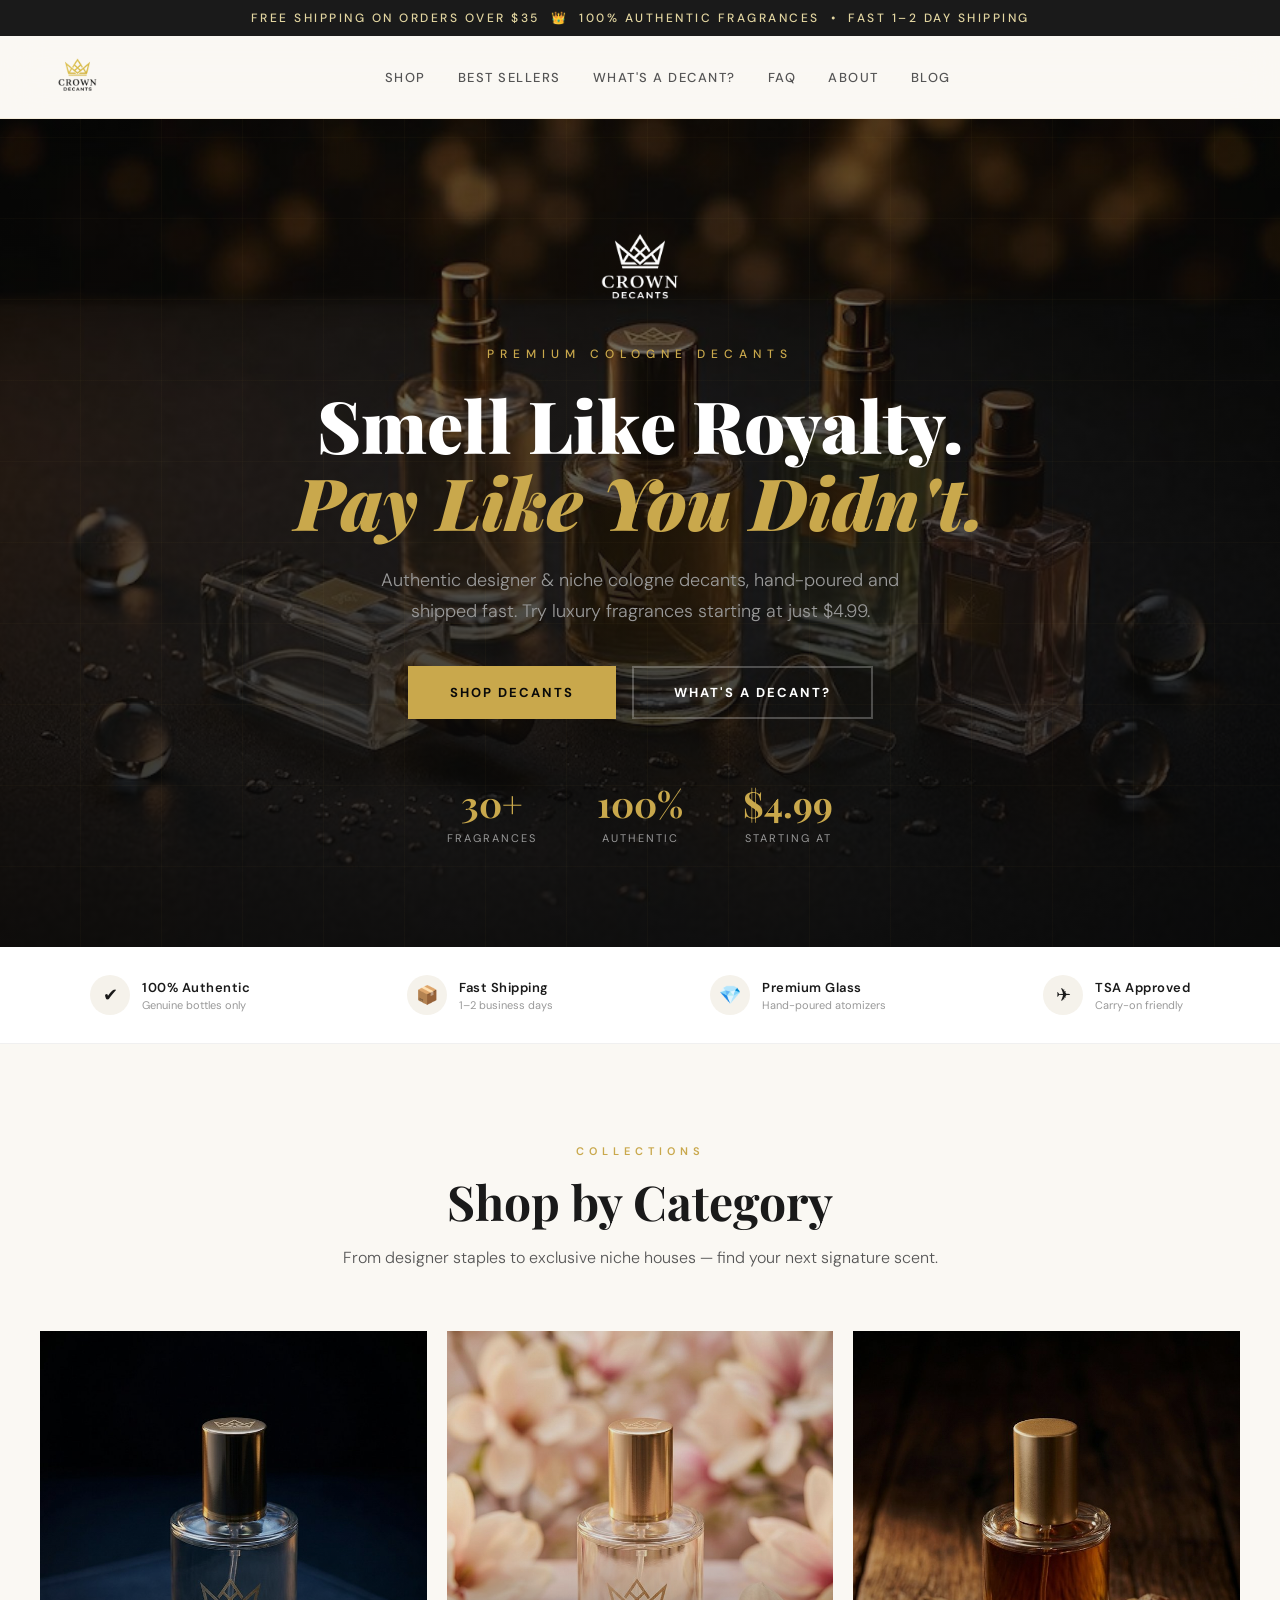
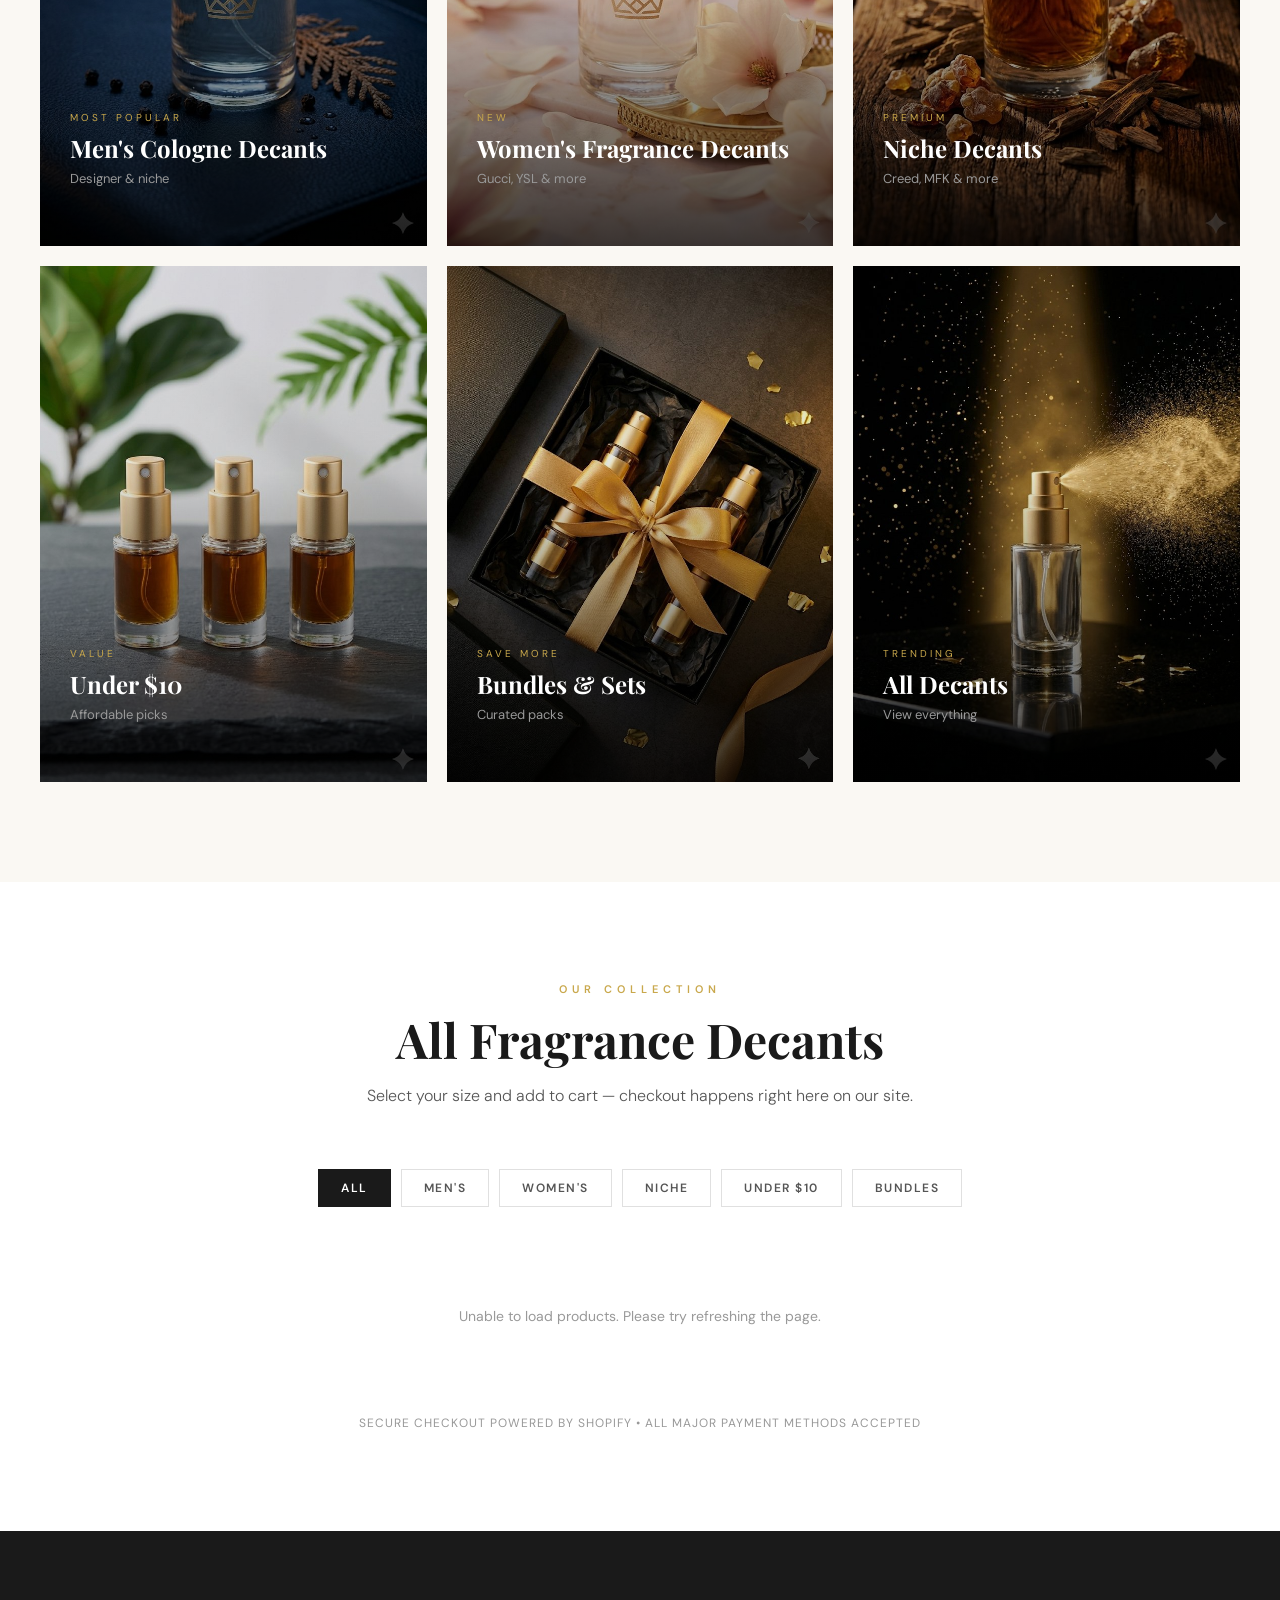
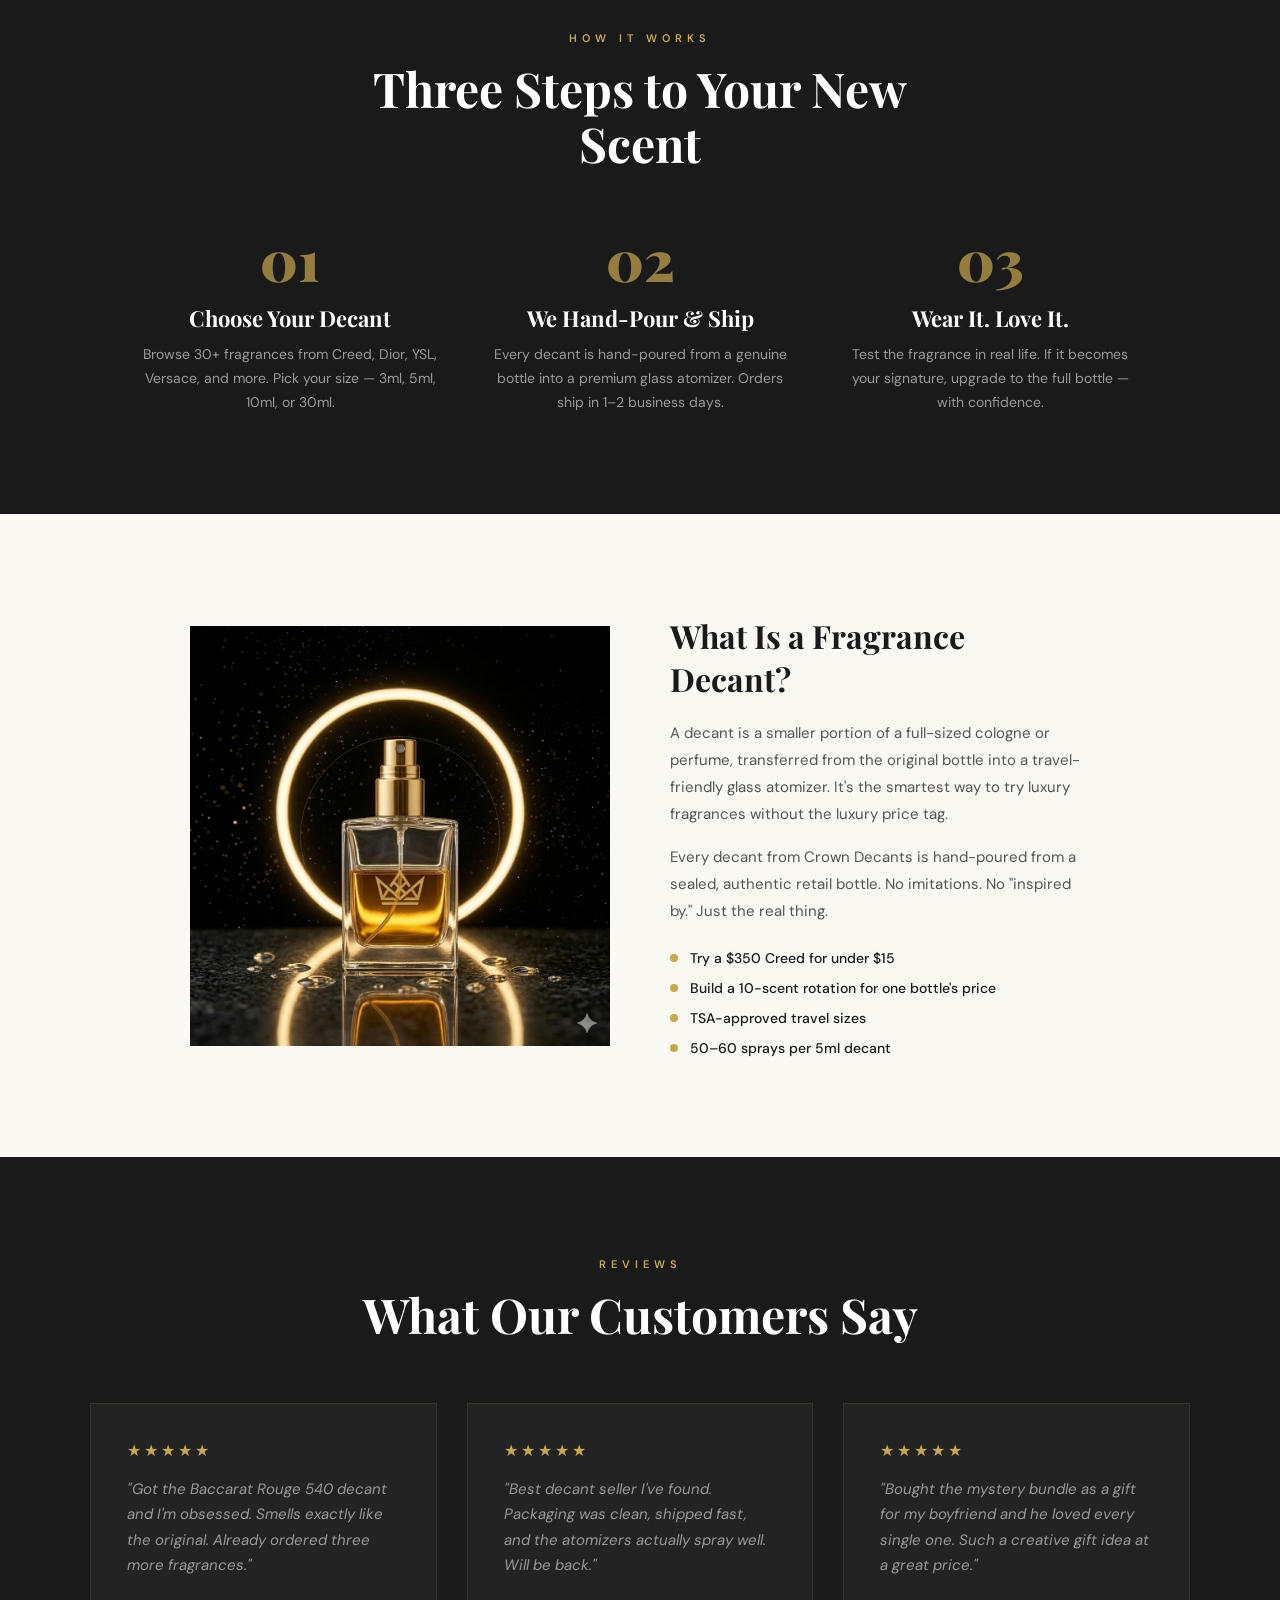
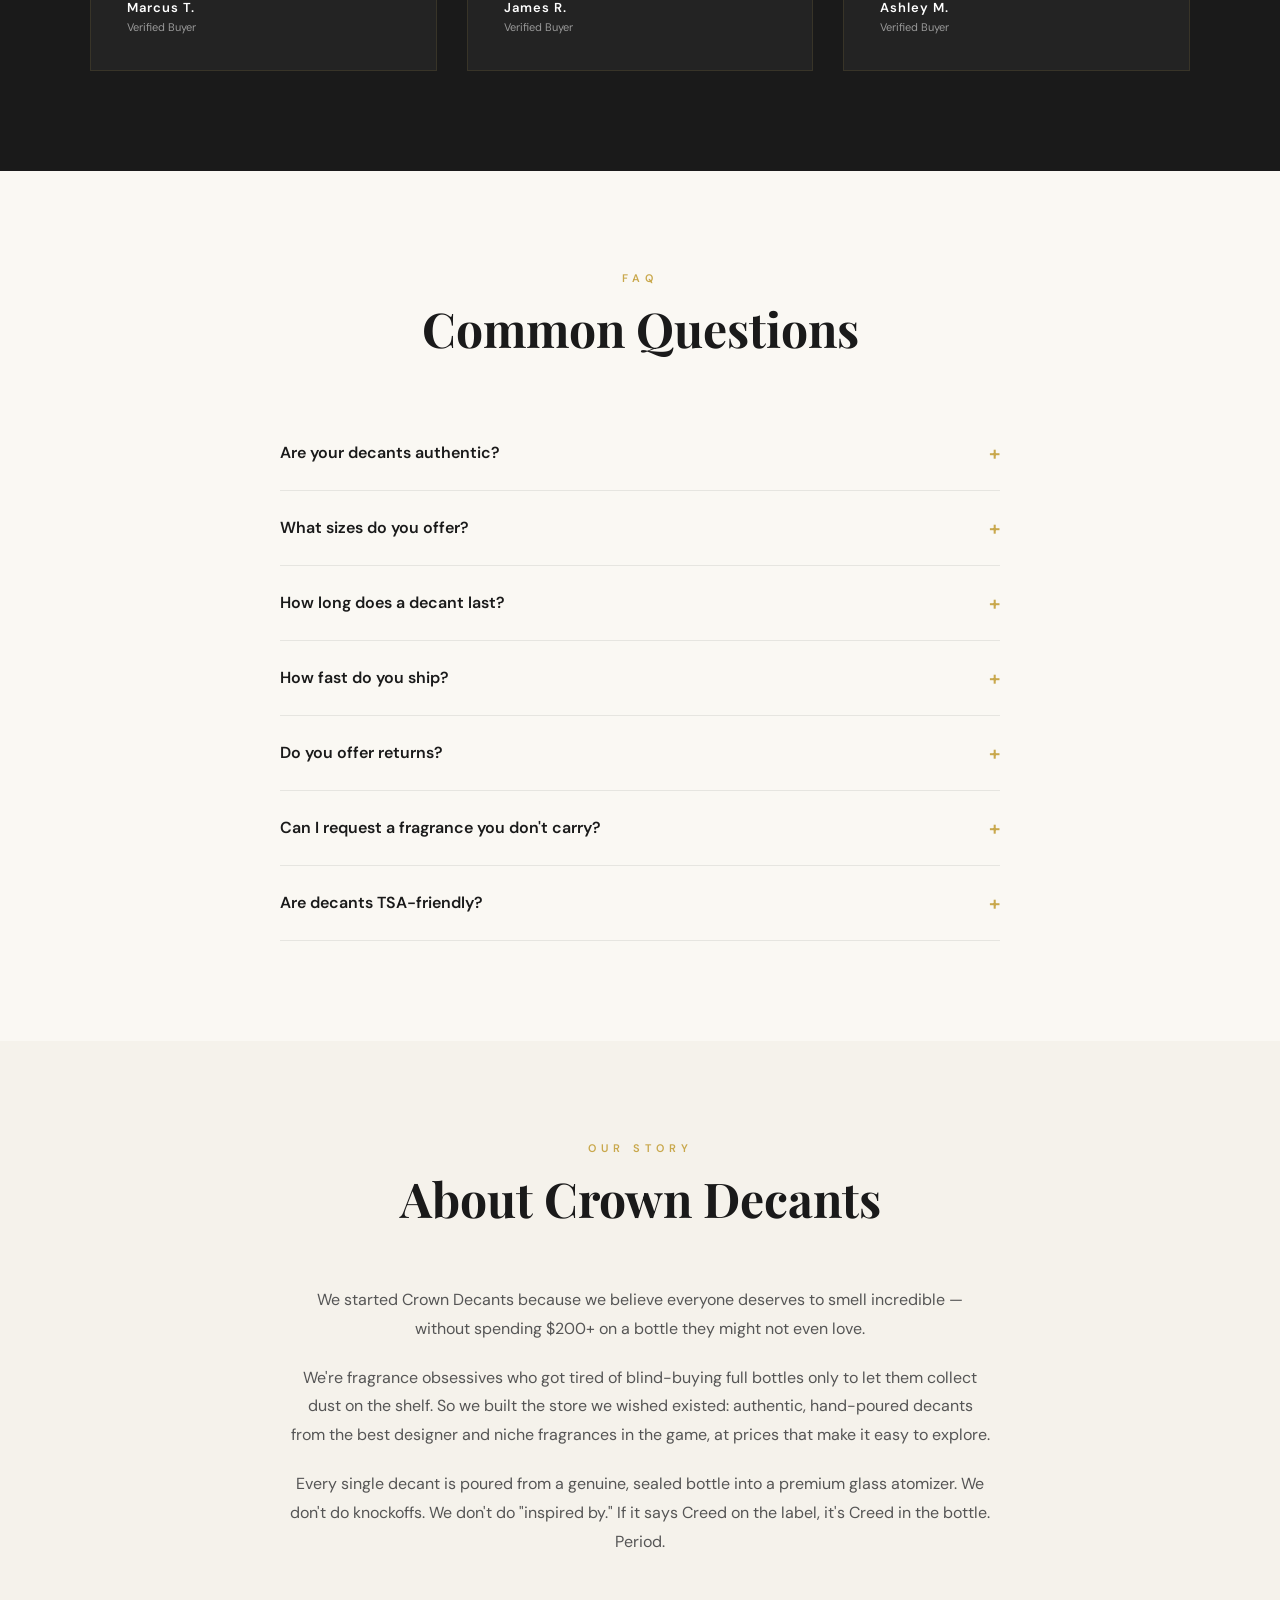
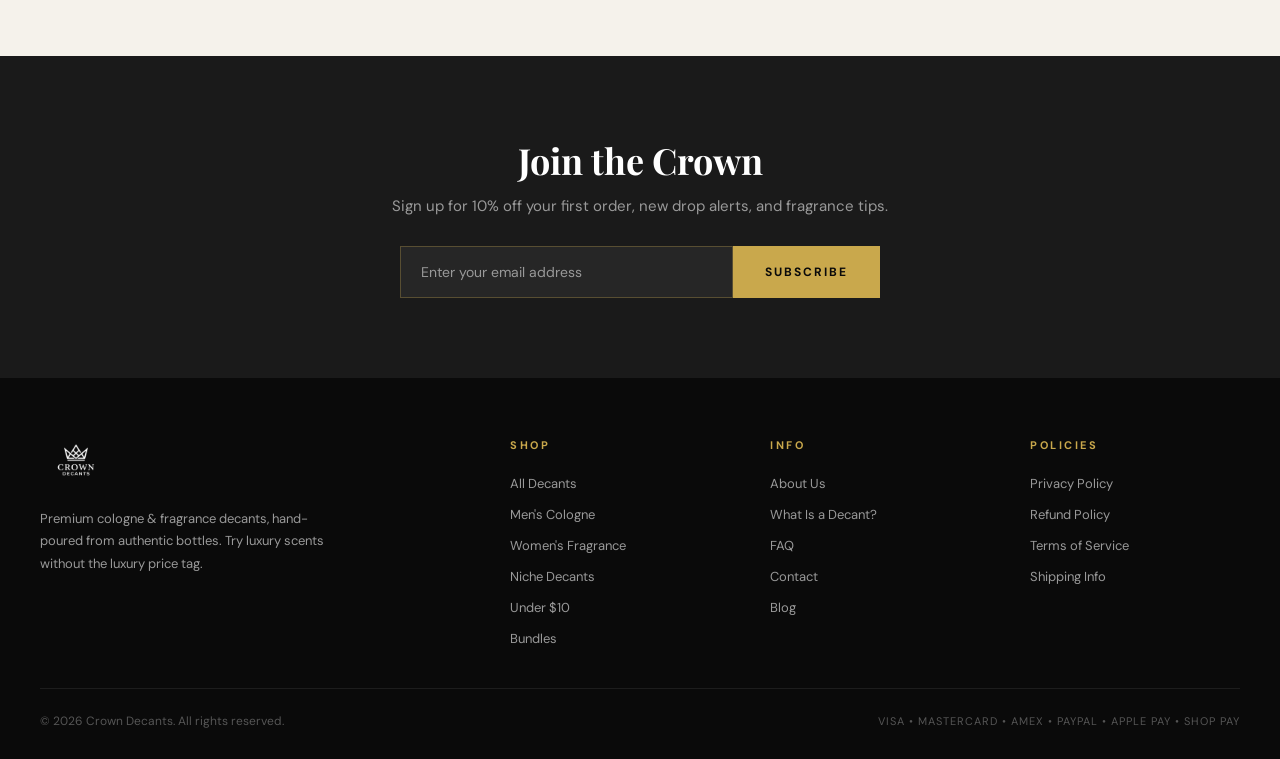
<file: index.html>
<!DOCTYPE html>
<html lang="en">
<head>
<meta charset="UTF-8">
<meta name="viewport" content="width=device-width, initial-scale=1.0">
<title>Crown Decants | Premium Cologne & Fragrance Decants</title>
<meta name="description" content="Shop authentic cologne decants from Creed, Dior, YSL, Versace & more. Try luxury fragrances without the full bottle price. Decants starting at $4.99. Fast shipping.">
<meta name="keywords" content="cologne decants, fragrance decants, perfume decants, cologne samples, Creed decant, Dior Sauvage decant, Versace Eros decant, YSL decant, affordable cologne, designer fragrance samples">
<meta name="author" content="Crown Decants">
<meta name="robots" content="index, follow">
<link rel="canonical" href="https://crowndecants.com/">

<!-- Open Graph / Social Media -->
<meta property="og:type" content="website">
<meta property="og:url" content="https://crowndecants.com/">
<meta property="og:title" content="Crown Decants | Premium Cologne & Fragrance Decants">
<meta property="og:description" content="Shop authentic cologne decants from Creed, Dior, YSL, Versace & more. Try luxury fragrances starting at $4.99.">
<meta property="og:image" content="https://crowndecants.com/images/hero-banner.png">

<!-- Twitter Card -->
<meta name="twitter:card" content="summary_large_image">
<meta name="twitter:title" content="Crown Decants | Premium Cologne & Fragrance Decants">
<meta name="twitter:description" content="Authentic designer & niche cologne decants. Try luxury fragrances starting at $4.99.">
<meta name="twitter:image" content="https://crowndecants.com/images/hero-banner.png">

<!-- Favicon -->
<link rel="icon" type="image/png" href="crown-decants-logo.png">
<link rel="apple-touch-icon" href="crown-decants-logo.png">

<!-- Structured Data / JSON-LD -->
<script type="application/ld+json">
{
  "@context": "https://schema.org",
  "@type": "Store",
  "name": "Crown Decants",
  "url": "https://crowndecants.com",
  "logo": "https://crowndecants.com/images/crown-decants-logo.png",
  "image": "https://crowndecants.com/images/hero-banner.png",
  "description": "Premium cologne and fragrance decants from designer and niche brands. Authentic, hand-poured, affordable.",
  "email": "crowndecants1@gmail.com",
  "priceRange": "$4.99 - $154.99",
  "sameAs": [],
  "potentialAction": {
    "@type": "SearchAction",
    "target": "https://crowndecants.com/?q={search_term_string}",
    "query-input": "required name=search_term_string"
  }
}
</script>

<!-- Fonts & Styles -->
<link rel="preconnect" href="https://fonts.googleapis.com">
<link rel="preconnect" href="https://fonts.gstatic.com" crossorigin>
<link href="https://fonts.googleapis.com/css2?family=Playfair+Display:ital,wght@0,400;0,700;0,900;1,400&family=DM+Sans:wght@300;400;500;600;700&display=swap" rel="stylesheet">
<link rel="stylesheet" href="styles.css">
</head>
<body>

<!-- Announcement Bar -->
<div class="announcement">
  Free Shipping on Orders Over $35 &nbsp;&#x1F451;&nbsp; 100% Authentic Fragrances &nbsp;&bull;&nbsp; Fast 1–2 Day Shipping
</div>

<!-- Navigation -->
<nav class="nav" id="mainNav">
  <div class="nav-inner">
    <a href="#" class="logo"><img src="crown-decants-logo.png" alt="Crown Decants" class="logo-img"></a>
    <div class="nav-links">
      <a href="#collections">Shop</a>
      <a href="#products">Best Sellers</a>
      <a href="#decant-info">What's a Decant?</a>
      <a href="#faq">FAQ</a>
      <a href="#about">About</a>
      <a href="how-to-build-cologne-collection-on-a-budget.html">Blog</a>
    </div>
    <div class="nav-cart" id="nav-cart-placeholder" style="width:20px;"></div>
    <div class="hamburger" id="hamburger" onclick="toggleMobileMenu()">
      <span></span><span></span><span></span>
    </div>
  </div>
</nav>

<!-- Hero -->
<section class="hero">
  <div class="hero-bg"></div>
  <div class="hero-pattern"></div>
  <div class="hero-content">
    <img src="crown-decants-logo.png" alt="Crown Decants" class="hero-logo-img">
    <div class="hero-label">Premium Cologne Decants</div>
    <h1>Smell Like Royalty.<br><em>Pay Like You Didn't.</em></h1>
    <p class="hero-sub">Authentic designer & niche cologne decants, hand-poured and shipped fast. Try luxury fragrances starting at just $4.99.</p>
    <div class="hero-btns">
      <a href="#products" class="btn-primary">Shop Decants</a>
      <a href="#decant-info" class="btn-outline">What's a Decant?</a>
    </div>
    <div class="hero-stats">
      <div>
        <div class="hero-stat-num">30+</div>
        <div class="hero-stat-label">Fragrances</div>
      </div>
      <div>
        <div class="hero-stat-num">100%</div>
        <div class="hero-stat-label">Authentic</div>
      </div>
      <div>
        <div class="hero-stat-num">$4.99</div>
        <div class="hero-stat-label">Starting At</div>
      </div>
    </div>
  </div>
</section>

<!-- Trust Bar -->
<div class="trust-bar">
  <div class="trust-inner">
    <div class="trust-item">
      <div class="trust-icon">&#x2714;</div>
      <div>
        <div class="trust-text">100% Authentic</div>
        <div class="trust-sub">Genuine bottles only</div>
      </div>
    </div>
    <div class="trust-item">
      <div class="trust-icon">&#x1F4E6;</div>
      <div>
        <div class="trust-text">Fast Shipping</div>
        <div class="trust-sub">1–2 business days</div>
      </div>
    </div>
    <div class="trust-item">
      <div class="trust-icon">&#x1F48E;</div>
      <div>
        <div class="trust-text">Premium Glass</div>
        <div class="trust-sub">Hand-poured atomizers</div>
      </div>
    </div>
    <div class="trust-item">
      <div class="trust-icon">&#x2708;</div>
      <div>
        <div class="trust-text">TSA Approved</div>
        <div class="trust-sub">Carry-on friendly</div>
      </div>
    </div>
  </div>
</div>

<!-- Collections -->
<section class="section" id="collections">
  <div class="section-header reveal">
    <div class="section-label">Collections</div>
    <h2 class="section-title">Shop by Category</h2>
    <p class="section-sub">From designer staples to exclusive niche houses — find your next signature scent.</p>
  </div>
  <div class="collections-grid">
    <a class="collection-card cc-mens reveal" href="#products" onclick="filterProducts('mens')">
      <div class="collection-card-bg"></div>
      <div class="collection-card-overlay"></div>
      <div class="collection-card-content">
        <div class="collection-card-tag">Most Popular</div>
        <div class="collection-card-title">Men's Cologne Decants</div>
        <div class="collection-card-count">Designer & niche</div>
        <div class="collection-card-arrow">Shop Now →</div>
      </div>
    </a>
    <a class="collection-card cc-womens reveal" href="#products" onclick="filterProducts('womens')">
      <div class="collection-card-bg"></div>
      <div class="collection-card-overlay"></div>
      <div class="collection-card-content">
        <div class="collection-card-tag">New</div>
        <div class="collection-card-title">Women's Fragrance Decants</div>
        <div class="collection-card-count">Gucci, YSL & more</div>
        <div class="collection-card-arrow">Shop Now →</div>
      </div>
    </a>
    <a class="collection-card cc-niche reveal" href="#products" onclick="filterProducts('niche')">
      <div class="collection-card-bg"></div>
      <div class="collection-card-overlay"></div>
      <div class="collection-card-content">
        <div class="collection-card-tag">Premium</div>
        <div class="collection-card-title">Niche Decants</div>
        <div class="collection-card-count">Creed, MFK & more</div>
        <div class="collection-card-arrow">Shop Now →</div>
      </div>
    </a>
    <a class="collection-card cc-under10 reveal" href="#products" onclick="filterProducts('under10')">
      <div class="collection-card-bg"></div>
      <div class="collection-card-overlay"></div>
      <div class="collection-card-content">
        <div class="collection-card-tag">Value</div>
        <div class="collection-card-title">Under $10</div>
        <div class="collection-card-count">Affordable picks</div>
        <div class="collection-card-arrow">Shop Now →</div>
      </div>
    </a>
    <a class="collection-card cc-bundles reveal" href="#products" onclick="filterProducts('bundles')">
      <div class="collection-card-bg"></div>
      <div class="collection-card-overlay"></div>
      <div class="collection-card-content">
        <div class="collection-card-tag">Save More</div>
        <div class="collection-card-title">Bundles & Sets</div>
        <div class="collection-card-count">Curated packs</div>
        <div class="collection-card-arrow">Shop Now →</div>
      </div>
    </a>
    <a class="collection-card cc-best reveal" href="#products" onclick="filterProducts('all')">
      <div class="collection-card-bg"></div>
      <div class="collection-card-overlay"></div>
      <div class="collection-card-content">
        <div class="collection-card-tag">Trending</div>
        <div class="collection-card-title">All Decants</div>
        <div class="collection-card-count">View everything</div>
        <div class="collection-card-arrow">Shop Now →</div>
      </div>
    </a>
  </div>
</section>

<!-- Products — Dynamically loaded from Shopify Storefront API -->
<section class="section" id="products" style="background: var(--white);">
  <div class="section-header reveal">
    <div class="section-label">Our Collection</div>
    <h2 class="section-title">All Fragrance Decants</h2>
    <p class="section-sub">Select your size and add to cart — checkout happens right here on our site.</p>
  </div>
  <div class="filter-bar" id="filter-bar">
    <button class="filter-pill active" onclick="filterProducts('all')">All</button>
    <button class="filter-pill" onclick="filterProducts('mens')">Men's</button>
    <button class="filter-pill" onclick="filterProducts('womens')">Women's</button>
    <button class="filter-pill" onclick="filterProducts('niche')">Niche</button>
    <button class="filter-pill" onclick="filterProducts('under10')">Under $10</button>
    <button class="filter-pill" onclick="filterProducts('bundles')">Bundles</button>
  </div>
  <div class="products-grid" id="products-grid">
    <div class="products-loading" id="products-loading">
      <p style="text-align:center; grid-column: 1/-1; padding: 60px 20px; color: var(--light-gray); font-size: 14px; letter-spacing: 1px;">LOADING FRAGRANCES...</p>
    </div>
  </div>
  <p style="text-align: center; margin-top: 30px; font-size: 12px; color: var(--light-gray); letter-spacing: 1px;">SECURE CHECKOUT POWERED BY SHOPIFY &bull; ALL MAJOR PAYMENT METHODS ACCEPTED</p>
</section>

<!-- How It Works -->
<section class="section section-dark">
  <div class="section-header reveal">
    <div class="section-label">How It Works</div>
    <h2 class="section-title" style="color: var(--white);">Three Steps to Your New Scent</h2>
  </div>
  <div class="how-grid">
    <div class="reveal">
      <div class="how-step-num">01</div>
      <div class="how-step-title">Choose Your Decant</div>
      <div class="how-step-desc">Browse 30+ fragrances from Creed, Dior, YSL, Versace, and more. Pick your size — 3ml, 5ml, 10ml, or 30ml.</div>
    </div>
    <div class="reveal">
      <div class="how-step-num">02</div>
      <div class="how-step-title">We Hand-Pour & Ship</div>
      <div class="how-step-desc">Every decant is hand-poured from a genuine bottle into a premium glass atomizer. Orders ship in 1–2 business days.</div>
    </div>
    <div class="reveal">
      <div class="how-step-num">03</div>
      <div class="how-step-title">Wear It. Love It.</div>
      <div class="how-step-desc">Test the fragrance in real life. If it becomes your signature, upgrade to the full bottle — with confidence.</div>
    </div>
  </div>
</section>

<!-- What Is a Decant -->
<section class="section" id="decant-info">
  <div class="decant-section">
    <div class="decant-visual reveal">
      <img src="decant-info.png" alt="Crown Decants fragrance atomizer" class="decant-visual-photo">
    </div>
    <div class="decant-text reveal">
      <h3>What Is a Fragrance Decant?</h3>
      <p>A decant is a smaller portion of a full-sized cologne or perfume, transferred from the original bottle into a travel-friendly glass atomizer. It's the smartest way to try luxury fragrances without the luxury price tag.</p>
      <p>Every decant from Crown Decants is hand-poured from a sealed, authentic retail bottle. No imitations. No "inspired by." Just the real thing.</p>
      <div class="decant-benefits">
        <div class="decant-benefit"><div class="decant-benefit-dot"></div> Try a $350 Creed for under $15</div>
        <div class="decant-benefit"><div class="decant-benefit-dot"></div> Build a 10-scent rotation for one bottle's price</div>
        <div class="decant-benefit"><div class="decant-benefit-dot"></div> TSA-approved travel sizes</div>
        <div class="decant-benefit"><div class="decant-benefit-dot"></div> 50–60 sprays per 5ml decant</div>
      </div>
    </div>
  </div>
</section>

<!-- Testimonials -->
<section class="section section-dark">
  <div class="section-header reveal">
    <div class="section-label">Reviews</div>
    <h2 class="section-title" style="color: var(--white);">What Our Customers Say</h2>
  </div>
  <div class="testimonials-grid">
    <div class="testimonial-card reveal">
      <div class="testimonial-stars">&#9733;&#9733;&#9733;&#9733;&#9733;</div>
      <div class="testimonial-text">"Got the Baccarat Rouge 540 decant and I'm obsessed. Smells exactly like the original. Already ordered three more fragrances."</div>
      <div class="testimonial-author">Marcus T.</div>
      <div class="testimonial-detail">Verified Buyer</div>
    </div>
    <div class="testimonial-card reveal">
      <div class="testimonial-stars">&#9733;&#9733;&#9733;&#9733;&#9733;</div>
      <div class="testimonial-text">"Best decant seller I've found. Packaging was clean, shipped fast, and the atomizers actually spray well. Will be back."</div>
      <div class="testimonial-author">James R.</div>
      <div class="testimonial-detail">Verified Buyer</div>
    </div>
    <div class="testimonial-card reveal">
      <div class="testimonial-stars">&#9733;&#9733;&#9733;&#9733;&#9733;</div>
      <div class="testimonial-text">"Bought the mystery bundle as a gift for my boyfriend and he loved every single one. Such a creative gift idea at a great price."</div>
      <div class="testimonial-author">Ashley M.</div>
      <div class="testimonial-detail">Verified Buyer</div>
    </div>
  </div>
</section>

<!-- FAQ -->
<section class="section" id="faq">
  <div class="section-header reveal">
    <div class="section-label">FAQ</div>
    <h2 class="section-title">Common Questions</h2>
  </div>
  <div class="faq-list">
    <div class="faq-item reveal">
      <button class="faq-question" onclick="toggleFaq(this)">Are your decants authentic? <span class="faq-icon">+</span></button>
      <div class="faq-answer"><div class="faq-answer-inner">Yes, 100%. Every decant is hand-poured from genuine, sealed retail bottles. We never sell imitations or "inspired by" products. What you see on the label is exactly what's in the atomizer.</div></div>
    </div>
    <div class="faq-item reveal">
      <button class="faq-question" onclick="toggleFaq(this)">What sizes do you offer? <span class="faq-icon">+</span></button>
      <div class="faq-answer"><div class="faq-answer-inner">Our decants are available in 3mL, 5mL, 10mL, and 30mL sizes. Not all sizes are available for every fragrance — check the product listing for available options.</div></div>
    </div>
    <div class="faq-item reveal">
      <button class="faq-question" onclick="toggleFaq(this)">How long does a decant last? <span class="faq-icon">+</span></button>
      <div class="faq-answer"><div class="faq-answer-inner">A 5mL decant gives you roughly 50–60 sprays. With daily use, that's about 2–4 weeks of wear — plenty of time to decide if you want the full bottle.</div></div>
    </div>
    <div class="faq-item reveal">
      <button class="faq-question" onclick="toggleFaq(this)">How fast do you ship? <span class="faq-icon">+</span></button>
      <div class="faq-answer"><div class="faq-answer-inner">Orders ship within 1–2 business days via USPS. Every decant is carefully wrapped and sealed to prevent leaks during transit.</div></div>
    </div>
    <div class="faq-item reveal">
      <button class="faq-question" onclick="toggleFaq(this)">Do you offer returns? <span class="faq-icon">+</span></button>
      <div class="faq-answer"><div class="faq-answer-inner">Due to the nature of fragrance products, we cannot accept returns on opened decants. If your order arrives damaged, <a href="mailto:crowndecants1@gmail.com" style="color: var(--gold-dark); text-decoration: underline;">contact us</a> and we'll make it right immediately.</div></div>
    </div>
    <div class="faq-item reveal">
      <button class="faq-question" onclick="toggleFaq(this)">Can I request a fragrance you don't carry? <span class="faq-icon">+</span></button>
      <div class="faq-answer"><div class="faq-answer-inner">Absolutely. Email us at <a href="mailto:crowndecants1@gmail.com" style="color: var(--gold-dark); text-decoration: underline;">crowndecants1@gmail.com</a> or DM us on social media. We're always expanding our collection based on customer requests.</div></div>
    </div>
    <div class="faq-item reveal">
      <button class="faq-question" onclick="toggleFaq(this)">Are decants TSA-friendly? <span class="faq-icon">+</span></button>
      <div class="faq-answer"><div class="faq-answer-inner">Yes! All of our sizes are under 3.4oz / 100mL and are carry-on approved. Perfect for travel.</div></div>
    </div>
  </div>
</section>

<!-- About -->
<section class="section" id="about" style="background: var(--off-white);">
  <div class="section-header reveal">
    <div class="section-label">Our Story</div>
    <h2 class="section-title">About Crown Decants</h2>
  </div>
  <div style="max-width: 700px; margin: 0 auto; text-align: center;" class="reveal">
    <p style="font-size: 16px; line-height: 1.8; color: var(--medium-gray); margin-bottom: 20px;">We started Crown Decants because we believe everyone deserves to smell incredible — without spending $200+ on a bottle they might not even love.</p>
    <p style="font-size: 16px; line-height: 1.8; color: var(--medium-gray); margin-bottom: 20px;">We're fragrance obsessives who got tired of blind-buying full bottles only to let them collect dust on the shelf. So we built the store we wished existed: authentic, hand-poured decants from the best designer and niche fragrances in the game, at prices that make it easy to explore.</p>
    <p style="font-size: 16px; line-height: 1.8; color: var(--medium-gray);">Every single decant is poured from a genuine, sealed bottle into a premium glass atomizer. We don't do knockoffs. We don't do "inspired by." If it says Creed on the label, it's Creed in the bottle. Period.</p>
  </div>
</section>

<!-- Newsletter -->
<div class="newsletter">
  <h3>Join the Crown</h3>
  <p>Sign up for 10% off your first order, new drop alerts, and fragrance tips.</p>
  <form class="newsletter-form" id="newsletterForm">
    <input type="email" id="subEmail" placeholder="Enter your email address" required>
    <button type="submit">Subscribe</button>
  </form>
  <p id="formMessage" style="margin-top: 12px; font-size: 13px; display: none;"></p>
</div>

<!-- Footer -->
<footer class="footer">
  <div class="footer-grid">
    <div class="footer-brand">
      <a href="#" class="logo"><img src="crown-decants-logo.png" alt="Crown Decants" class="logo-img logo-img-footer"></a>
      <p class="footer-desc">Premium cologne & fragrance decants, hand-poured from authentic bottles. Try luxury scents without the luxury price tag.</p>
    </div>
    <div>
      <div class="footer-heading">Shop</div>
      <ul class="footer-links">
        <li><a href="#products">All Decants</a></li>
        <li><a href="#products">Men's Cologne</a></li>
        <li><a href="#products">Women's Fragrance</a></li>
        <li><a href="#products">Niche Decants</a></li>
        <li><a href="#products">Under $10</a></li>
        <li><a href="#products">Bundles</a></li>
      </ul>
    </div>
    <div>
      <div class="footer-heading">Info</div>
      <ul class="footer-links">
        <li><a href="#about">About Us</a></li>
        <li><a href="#decant-info">What Is a Decant?</a></li>
        <li><a href="#faq">FAQ</a></li>
        <li><a href="mailto:crowndecants1@gmail.com">Contact</a></li>
        <li><a href="how-to-build-cologne-collection-on-a-budget.html">Blog</a></li>
      </ul>
    </div>
    <div>
      <div class="footer-heading">Policies</div>
      <ul class="footer-links">
        <li><a href="#">Privacy Policy</a></li>
        <li><a href="#">Refund Policy</a></li>
        <li><a href="#">Terms of Service</a></li>
        <li><a href="#">Shipping Info</a></li>
      </ul>
    </div>
  </div>
  <div class="footer-bottom">
    <div class="footer-copy">&copy; 2026 Crown Decants. All rights reserved.</div>
    <div class="footer-payments">VISA &bull; MASTERCARD &bull; AMEX &bull; PAYPAL &bull; APPLE PAY &bull; SHOP PAY</div>
  </div>
</footer>


<script src="main.js"></script>

</body>
</html>
</file>
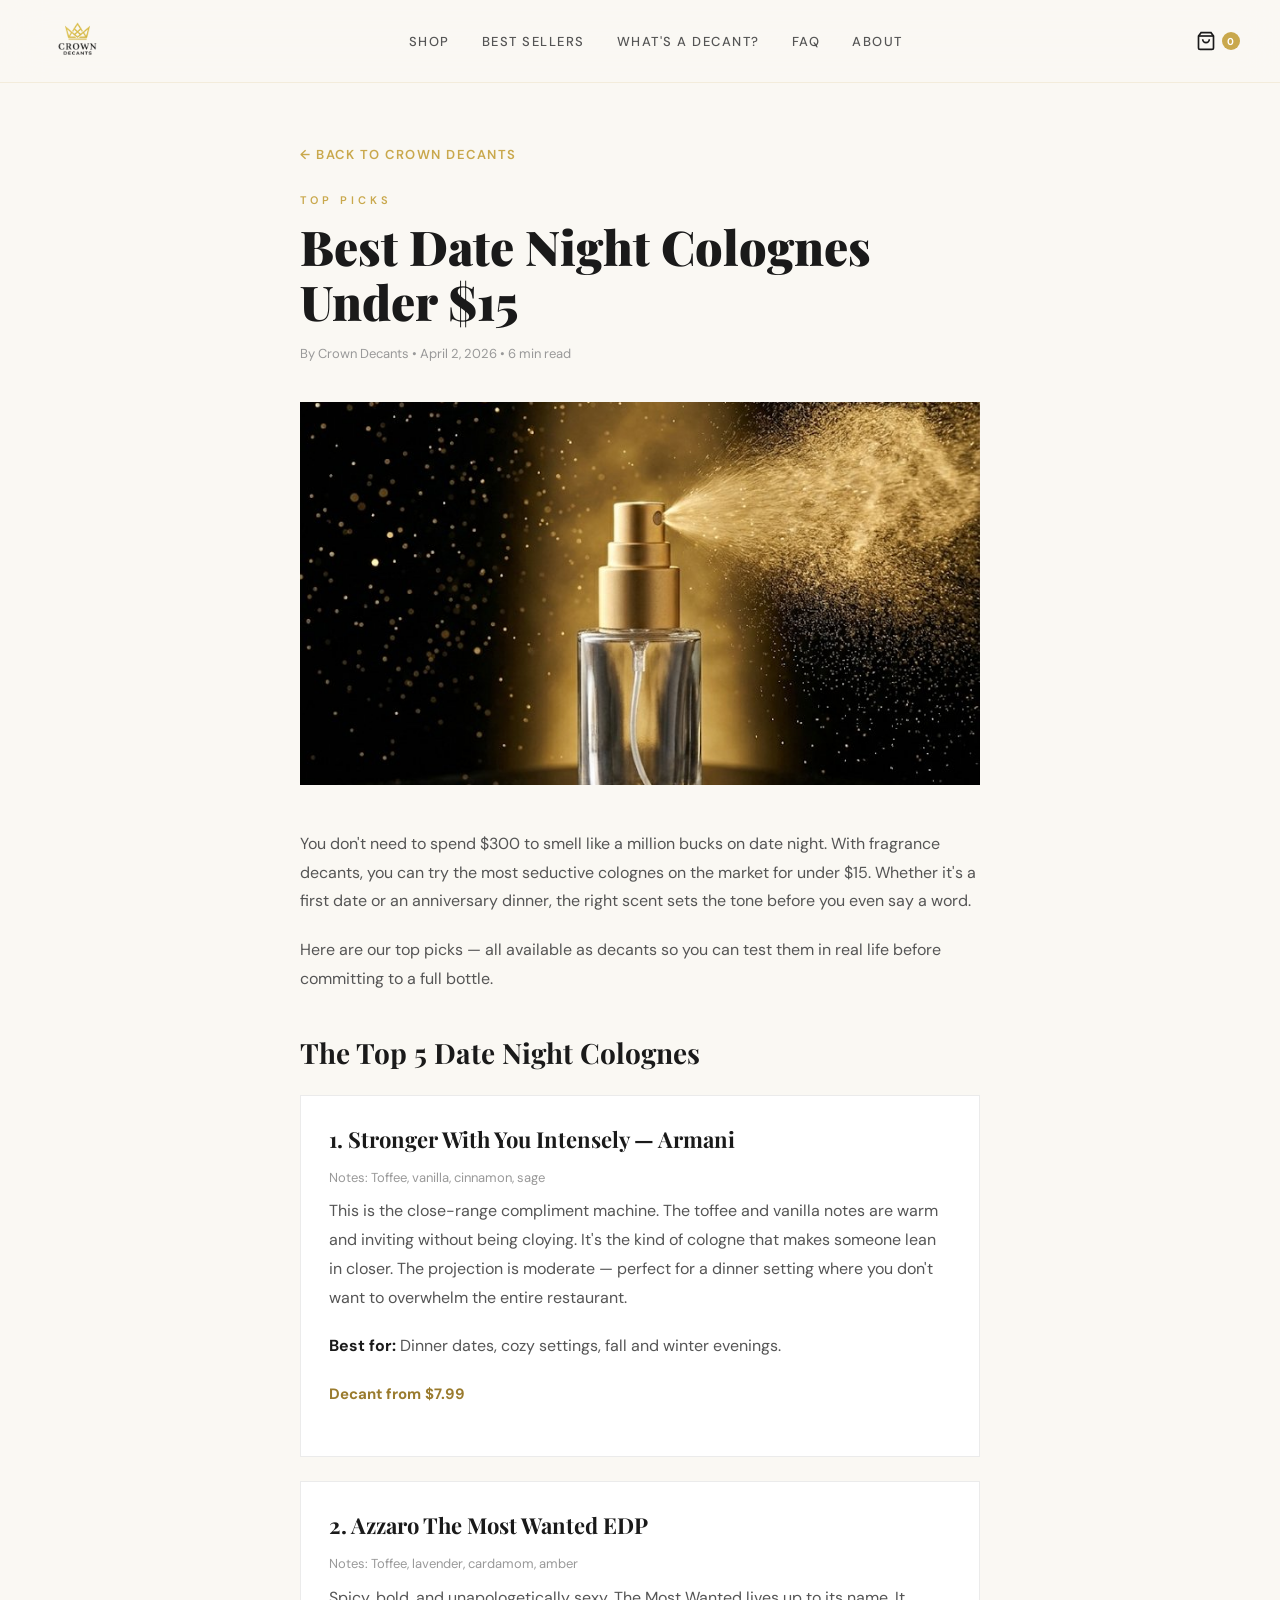
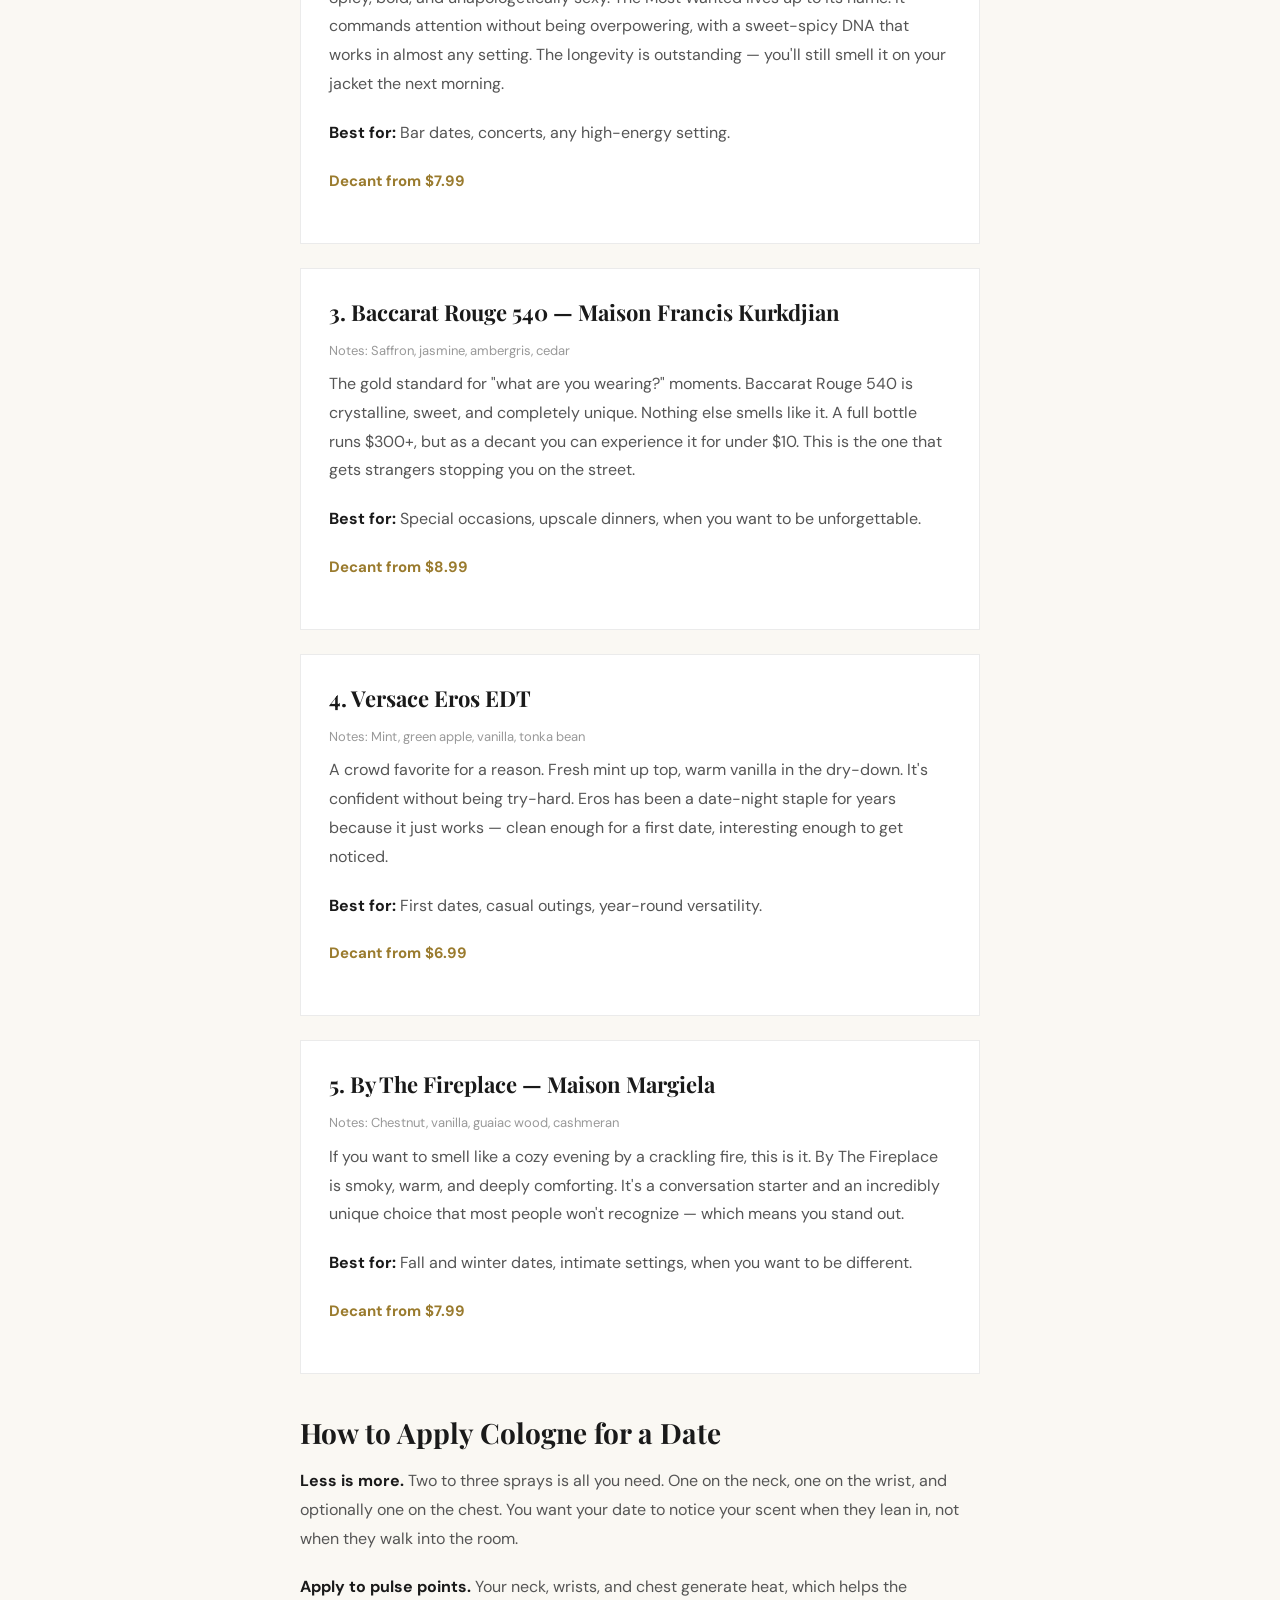
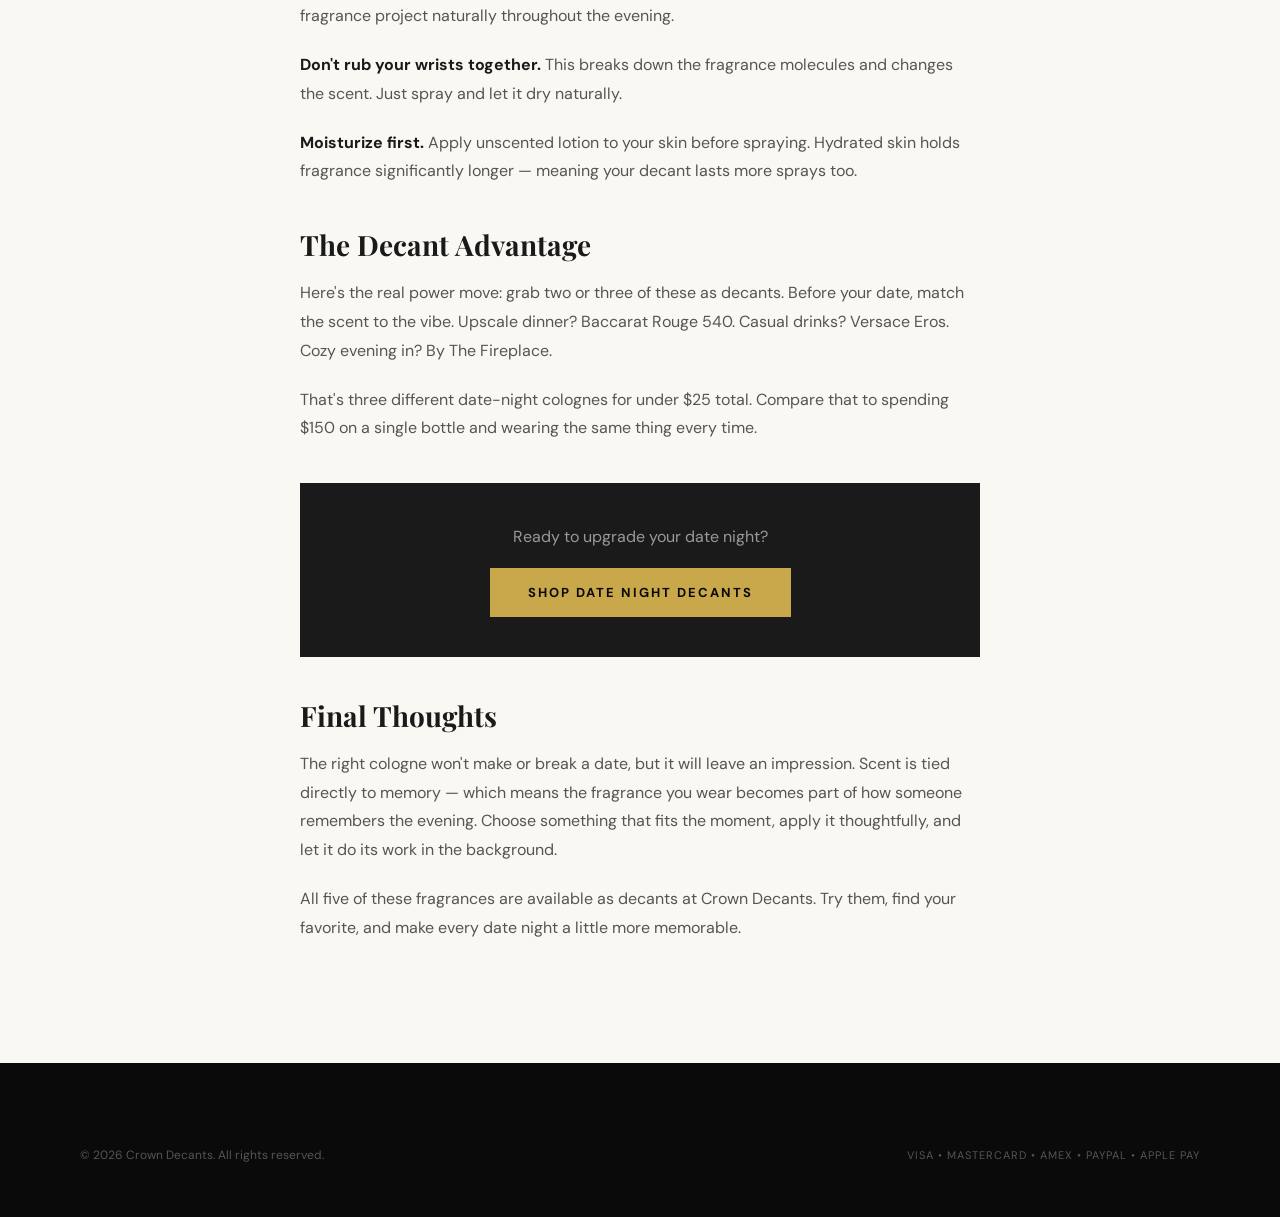
<file: best-date-night-colognes.html>
<!DOCTYPE html>
<html lang="en">
<head>
<meta charset="UTF-8">
<meta name="viewport" content="width=device-width, initial-scale=1.0">
<title>Best Date Night Colognes Under $15 (Decants) | Crown Decants Blog</title>
<meta name="description" content="The best date night colognes you can try for under $15 as decants. Sexy, warm, compliment-getting fragrances that won't break the bank.">
<meta name="keywords" content="date night cologne, best cologne for dates, sexy cologne, cologne under 15, cologne decants, romantic cologne, compliment getter cologne, Baccarat Rouge 540, Versace Eros">
<meta name="author" content="Crown Decants">
<meta name="robots" content="index, follow">
<link rel="canonical" href="https://crowndecants.com/blog/best-date-night-colognes">

<meta property="og:type" content="article">
<meta property="og:url" content="https://crowndecants.com/blog/best-date-night-colognes">
<meta property="og:title" content="Best Date Night Colognes Under $15 (Decants)">
<meta property="og:description" content="The best date night colognes you can try for under $15 as decants. Sexy, warm, compliment-getting fragrances.">
<meta property="og:image" content="https://crowndecants.com/images/collection-bestsellers.png">
<meta name="twitter:card" content="summary_large_image">

<script type="application/ld+json">
{
  "@context": "https://schema.org",
  "@type": "BlogPosting",
  "headline": "Best Date Night Colognes Under $15 (Decants)",
  "description": "The best date night colognes you can try for under $15 as decants. Sexy, warm, compliment-getting fragrances.",
  "image": "https://crowndecants.com/images/collection-bestsellers.png",
  "author": { "@type": "Organization", "name": "Crown Decants" },
  "publisher": { "@type": "Organization", "name": "Crown Decants", "logo": { "@type": "ImageObject", "url": "https://crowndecants.com/images/crown-decants-logo.png" } },
  "datePublished": "2026-04-02",
  "dateModified": "2026-04-02",
  "mainEntityOfPage": { "@type": "WebPage", "@id": "https://crowndecants.com/blog/best-date-night-colognes" }
}
</script>

<link rel="icon" type="image/png" href="../images/crown-decants-logo.png">
<link rel="preconnect" href="https://fonts.googleapis.com">
<link rel="preconnect" href="https://fonts.gstatic.com" crossorigin>
<link href="https://fonts.googleapis.com/css2?family=Playfair+Display:ital,wght@0,400;0,700;0,900;1,400&family=DM+Sans:wght@300;400;500;600;700&display=swap" rel="stylesheet">
<link rel="stylesheet" href="styles.css">
<style>
.blog-container { max-width: 720px; margin: 0 auto; padding: 60px 20px 100px; }
.blog-back { display: inline-block; font-size: 13px; letter-spacing: 1.5px; text-transform: uppercase; color: var(--gold); text-decoration: none; margin-bottom: 30px; font-weight: 600; }
.blog-back:hover { color: var(--gold-dark); }
.blog-category { font-size: 11px; letter-spacing: 4px; text-transform: uppercase; color: var(--gold); font-weight: 600; margin-bottom: 12px; }
.blog-title { font-family: var(--serif); font-size: clamp(32px, 5vw, 48px); font-weight: 900; color: var(--charcoal); line-height: 1.15; margin-bottom: 16px; }
.blog-meta { font-size: 13px; color: var(--light-gray); margin-bottom: 40px; }
.blog-hero-img { width: 100%; aspect-ratio: 16/9; object-fit: cover; margin-bottom: 40px; }
.blog-content h2 { font-family: var(--serif); font-size: 28px; font-weight: 700; color: var(--charcoal); margin: 40px 0 16px; }
.blog-content h3 { font-family: var(--serif); font-size: 22px; font-weight: 700; color: var(--charcoal); margin: 32px 0 12px; }
.blog-content p { font-size: 16px; line-height: 1.8; color: var(--medium-gray); margin-bottom: 20px; }
.blog-content strong { color: var(--charcoal); }
.blog-content a { color: var(--gold-dark); text-decoration: underline; }
.blog-cta { background: var(--charcoal); padding: 40px; margin: 40px 0; text-align: center; }
.blog-cta p { color: var(--light-gray); font-size: 16px; margin-bottom: 16px; }
.blog-cta a { display: inline-block; padding: 14px 36px; background: var(--gold); color: var(--black); font-size: 13px; font-weight: 700; letter-spacing: 2px; text-transform: uppercase; text-decoration: none; border: 2px solid var(--gold); transition: all 0.3s; }
.blog-cta a:hover { background: transparent; color: var(--gold); }
.frag-card { background: var(--white); border: 1px solid rgba(0,0,0,0.08); padding: 28px; margin: 24px 0; }
.frag-card h3 { margin-top: 0; }
.frag-card .frag-notes { font-size: 13px; color: var(--light-gray); margin-bottom: 8px; }
.frag-card .frag-price { font-size: 15px; font-weight: 700; color: var(--gold-dark); }
</style>
</head>
<body>

<nav class="nav" id="mainNav">
  <div class="nav-inner">
    <a href="index.html" class="logo"><img src="crown-decants-logo.png" alt="Crown Decants" class="logo-img"></a>
    <div class="nav-links">
      <a href="index.html#collections">Shop</a>
      <a href="index.html#products">Best Sellers</a>
      <a href="index.html#decant-info">What's a Decant?</a>
      <a href="index.html#faq">FAQ</a>
      <a href="index.html#about">About</a>
    </div>
    <a href="https://talltinescents.myshopify.com/cart" class="nav-cart" target="_blank">
      <svg width="20" height="20" viewBox="0 0 24 24" fill="none" stroke="currentColor" stroke-width="2"><path d="M6 2L3 6v14a2 2 0 002 2h14a2 2 0 002-2V6l-3-4z"/><line x1="3" y1="6" x2="21" y2="6"/><path d="M16 10a4 4 0 01-8 0"/></svg>
      <div class="cart-count">0</div>
    </a>
    <div class="hamburger" onclick="this.classList.toggle('open')">
      <span></span><span></span><span></span>
    </div>
  </div>
</nav>

<article class="blog-container">
  <a href="index.html" class="blog-back">&larr; Back to Crown Decants</a>
  <div class="blog-category">Top Picks</div>
  <h1 class="blog-title">Best Date Night Colognes Under $15</h1>
  <div class="blog-meta">By Crown Decants &bull; April 2, 2026 &bull; 6 min read</div>

  <img src="collection-bestsellers.png" alt="Best date night colognes" class="blog-hero-img">

  <div class="blog-content">
    <p>You don't need to spend $300 to smell like a million bucks on date night. With fragrance decants, you can try the most seductive colognes on the market for under $15. Whether it's a first date or an anniversary dinner, the right scent sets the tone before you even say a word.</p>

    <p>Here are our top picks — all available as decants so you can test them in real life before committing to a full bottle.</p>

    <h2>The Top 5 Date Night Colognes</h2>

    <div class="frag-card">
      <h3>1. Stronger With You Intensely — Armani</h3>
      <p class="frag-notes">Notes: Toffee, vanilla, cinnamon, sage</p>
      <p>This is the close-range compliment machine. The toffee and vanilla notes are warm and inviting without being cloying. It's the kind of cologne that makes someone lean in closer. The projection is moderate — perfect for a dinner setting where you don't want to overwhelm the entire restaurant.</p>
      <p><strong>Best for:</strong> Dinner dates, cozy settings, fall and winter evenings.</p>
      <p class="frag-price">Decant from $7.99</p>
    </div>

    <div class="frag-card">
      <h3>2. Azzaro The Most Wanted EDP</h3>
      <p class="frag-notes">Notes: Toffee, lavender, cardamom, amber</p>
      <p>Spicy, bold, and unapologetically sexy. The Most Wanted lives up to its name. It commands attention without being overpowering, with a sweet-spicy DNA that works in almost any setting. The longevity is outstanding — you'll still smell it on your jacket the next morning.</p>
      <p><strong>Best for:</strong> Bar dates, concerts, any high-energy setting.</p>
      <p class="frag-price">Decant from $7.99</p>
    </div>

    <div class="frag-card">
      <h3>3. Baccarat Rouge 540 — Maison Francis Kurkdjian</h3>
      <p class="frag-notes">Notes: Saffron, jasmine, ambergris, cedar</p>
      <p>The gold standard for "what are you wearing?" moments. Baccarat Rouge 540 is crystalline, sweet, and completely unique. Nothing else smells like it. A full bottle runs $300+, but as a decant you can experience it for under $10. This is the one that gets strangers stopping you on the street.</p>
      <p><strong>Best for:</strong> Special occasions, upscale dinners, when you want to be unforgettable.</p>
      <p class="frag-price">Decant from $8.99</p>
    </div>

    <div class="frag-card">
      <h3>4. Versace Eros EDT</h3>
      <p class="frag-notes">Notes: Mint, green apple, vanilla, tonka bean</p>
      <p>A crowd favorite for a reason. Fresh mint up top, warm vanilla in the dry-down. It's confident without being try-hard. Eros has been a date-night staple for years because it just works — clean enough for a first date, interesting enough to get noticed.</p>
      <p><strong>Best for:</strong> First dates, casual outings, year-round versatility.</p>
      <p class="frag-price">Decant from $6.99</p>
    </div>

    <div class="frag-card">
      <h3>5. By The Fireplace — Maison Margiela</h3>
      <p class="frag-notes">Notes: Chestnut, vanilla, guaiac wood, cashmeran</p>
      <p>If you want to smell like a cozy evening by a crackling fire, this is it. By The Fireplace is smoky, warm, and deeply comforting. It's a conversation starter and an incredibly unique choice that most people won't recognize — which means you stand out.</p>
      <p><strong>Best for:</strong> Fall and winter dates, intimate settings, when you want to be different.</p>
      <p class="frag-price">Decant from $7.99</p>
    </div>

    <h2>How to Apply Cologne for a Date</h2>

    <p><strong>Less is more.</strong> Two to three sprays is all you need. One on the neck, one on the wrist, and optionally one on the chest. You want your date to notice your scent when they lean in, not when they walk into the room.</p>

    <p><strong>Apply to pulse points.</strong> Your neck, wrists, and chest generate heat, which helps the fragrance project naturally throughout the evening.</p>

    <p><strong>Don't rub your wrists together.</strong> This breaks down the fragrance molecules and changes the scent. Just spray and let it dry naturally.</p>

    <p><strong>Moisturize first.</strong> Apply unscented lotion to your skin before spraying. Hydrated skin holds fragrance significantly longer — meaning your decant lasts more sprays too.</p>

    <h2>The Decant Advantage</h2>

    <p>Here's the real power move: grab two or three of these as decants. Before your date, match the scent to the vibe. Upscale dinner? Baccarat Rouge 540. Casual drinks? Versace Eros. Cozy evening in? By The Fireplace.</p>

    <p>That's three different date-night colognes for under $25 total. Compare that to spending $150 on a single bottle and wearing the same thing every time.</p>

    <div class="blog-cta">
      <p>Ready to upgrade your date night?</p>
      <a href="https://talltinescents.myshopify.com/collections/all" target="_blank">Shop Date Night Decants</a>
    </div>

    <h2>Final Thoughts</h2>

    <p>The right cologne won't make or break a date, but it will leave an impression. Scent is tied directly to memory — which means the fragrance you wear becomes part of how someone remembers the evening. Choose something that fits the moment, apply it thoughtfully, and let it do its work in the background.</p>

    <p>All five of these fragrances are available as decants at Crown Decants. Try them, find your favorite, and make every date night a little more memorable.</p>
  </div>
</article>

<footer class="footer">
  <div class="footer-bottom" style="max-width:1200px;margin:0 auto;padding:24px 40px;">
    <div class="footer-copy">&copy; 2026 Crown Decants. All rights reserved.</div>
    <div class="footer-payments">VISA &bull; MASTERCARD &bull; AMEX &bull; PAYPAL &bull; APPLE PAY</div>
  </div>
</footer>

<script>
window.addEventListener('scroll', () => {
  document.getElementById('mainNav').classList.toggle('scrolled', window.scrollY > 10);
});
</script>
</body>
</html>
</file>
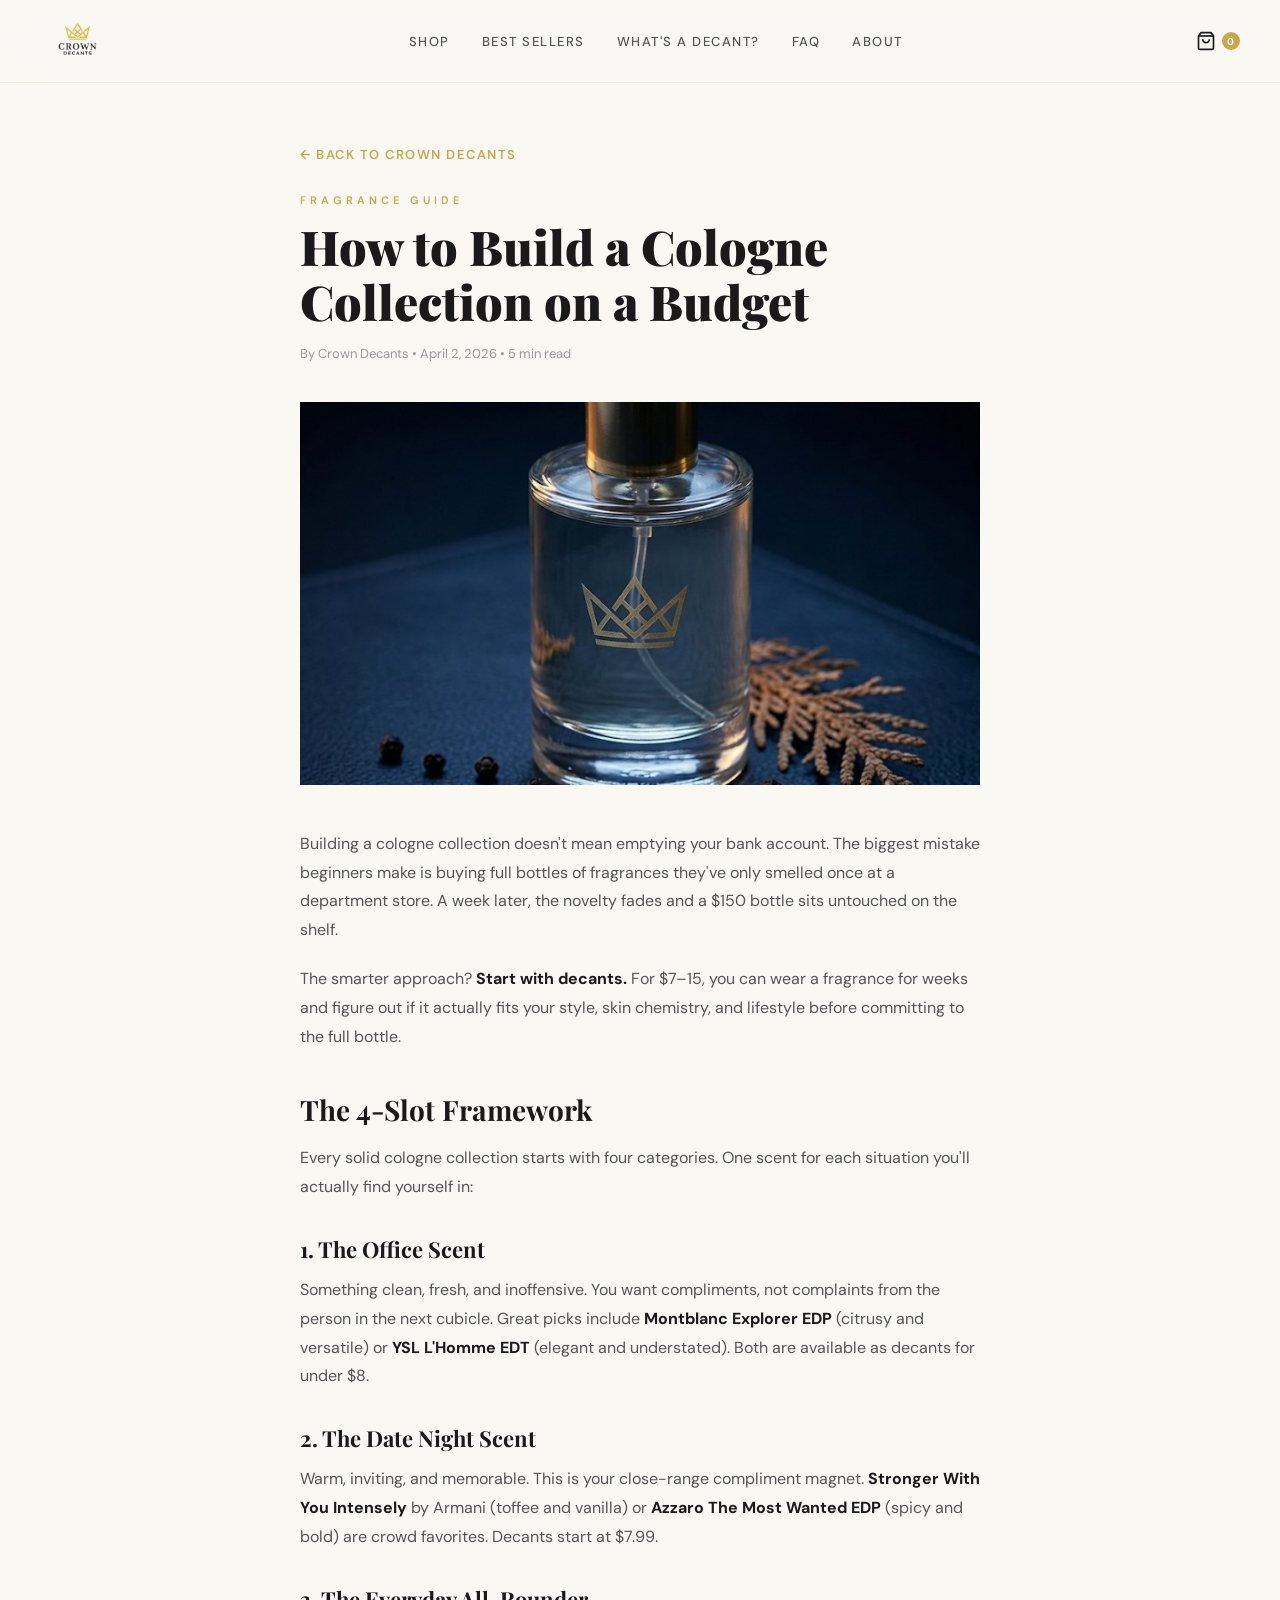
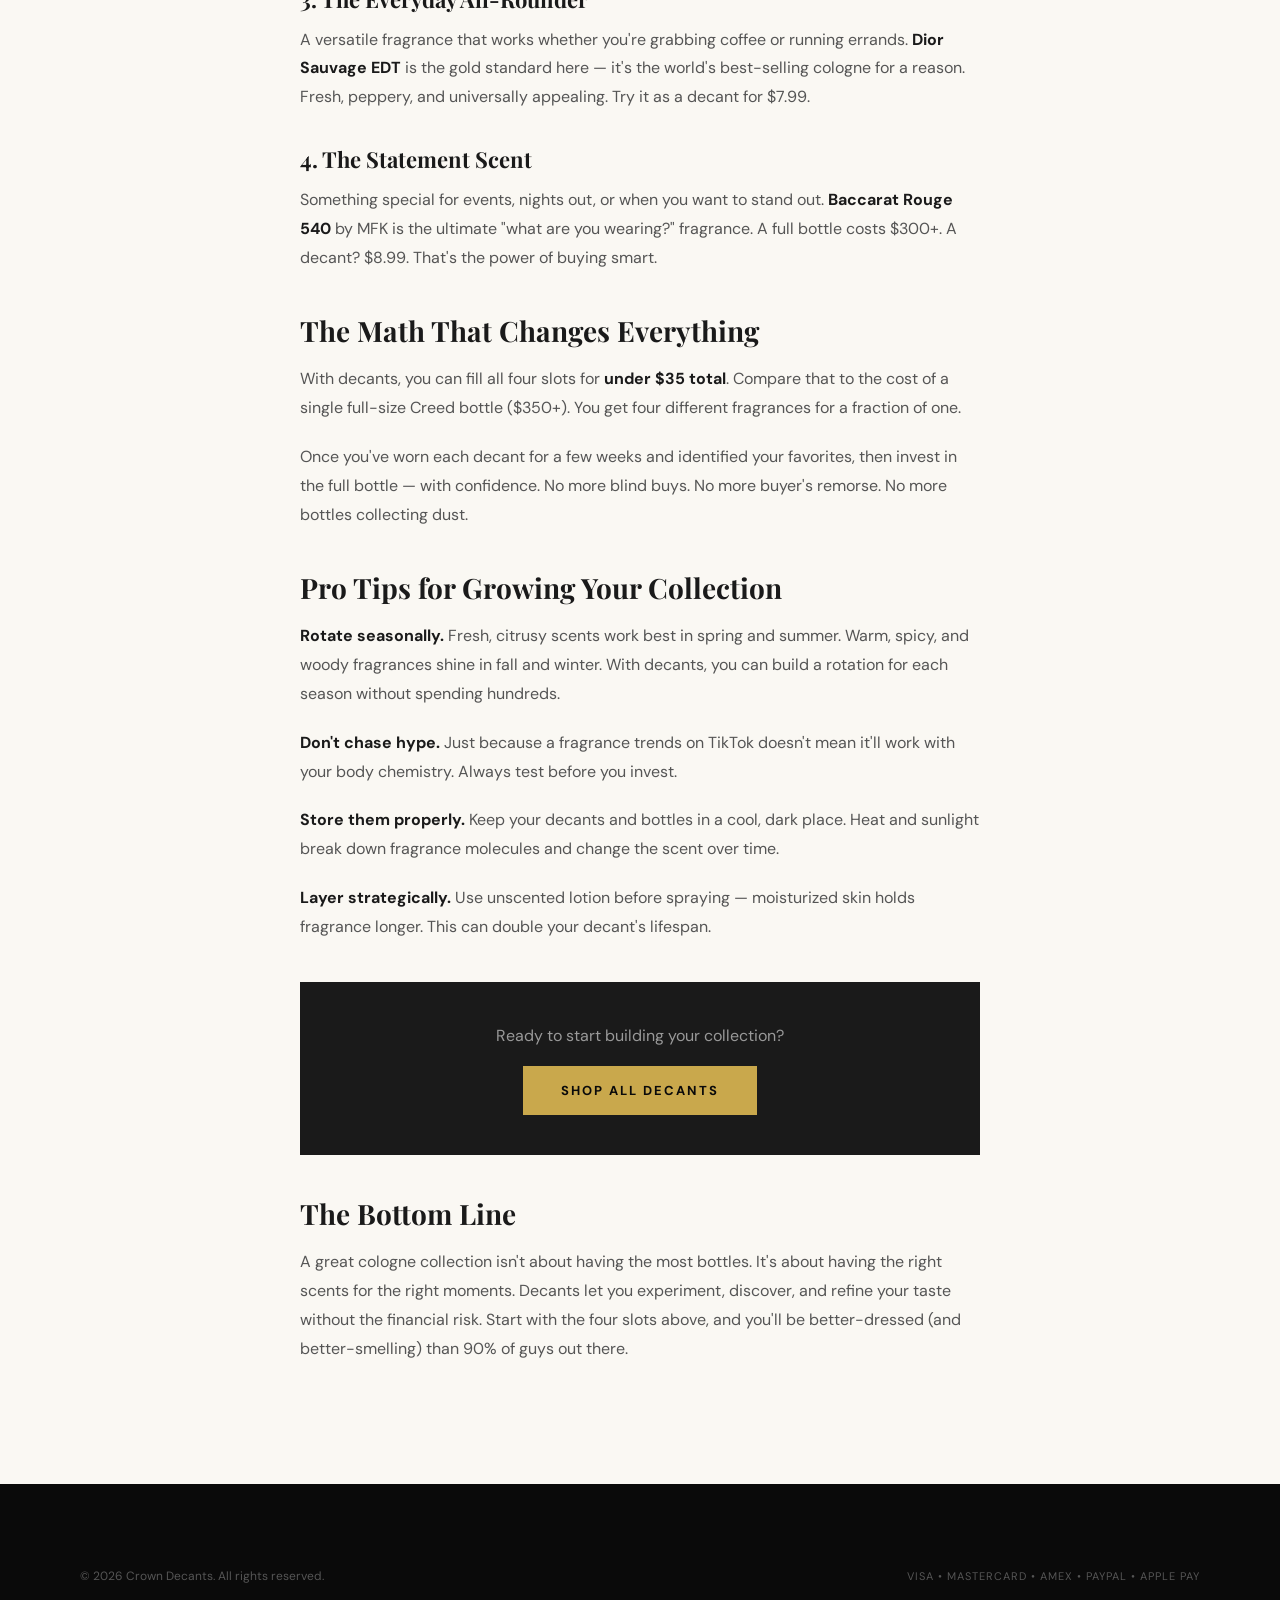
<file: how-to-build-cologne-collection-on-a-budget.html>
<!DOCTYPE html>
<html lang="en">
<head>
<meta charset="UTF-8">
<meta name="viewport" content="width=device-width, initial-scale=1.0">
<title>How to Build a Cologne Collection on a Budget | Crown Decants Blog</title>
<meta name="description" content="Learn how to build an impressive cologne collection without going broke. Decants, smart buying tips, and fragrance rotation strategies from Crown Decants.">
<meta name="keywords" content="cologne collection, budget cologne, fragrance collection, cologne decants, affordable cologne, how to buy cologne, cologne tips, mens fragrance">
<meta name="author" content="Crown Decants">
<meta name="robots" content="index, follow">
<link rel="canonical" href="https://crowndecants.com/blog/how-to-build-cologne-collection-on-a-budget">

<meta property="og:type" content="article">
<meta property="og:url" content="https://crowndecants.com/blog/how-to-build-cologne-collection-on-a-budget">
<meta property="og:title" content="How to Build a Cologne Collection on a Budget">
<meta property="og:description" content="Learn how to build an impressive cologne collection without going broke. Decants, smart buying tips, and fragrance rotation strategies.">
<meta property="og:image" content="https://crowndecants.com/images/collection-mens.png">
<meta name="twitter:card" content="summary_large_image">

<script type="application/ld+json">
{
  "@context": "https://schema.org",
  "@type": "BlogPosting",
  "headline": "How to Build a Cologne Collection on a Budget",
  "description": "Learn how to build an impressive cologne collection without going broke using decants and smart buying strategies.",
  "image": "https://crowndecants.com/images/collection-mens.png",
  "author": { "@type": "Organization", "name": "Crown Decants" },
  "publisher": { "@type": "Organization", "name": "Crown Decants", "logo": { "@type": "ImageObject", "url": "https://crowndecants.com/images/crown-decants-logo.png" } },
  "datePublished": "2026-04-02",
  "dateModified": "2026-04-02",
  "mainEntityOfPage": { "@type": "WebPage", "@id": "https://crowndecants.com/blog/how-to-build-cologne-collection-on-a-budget" }
}
</script>

<link rel="icon" type="image/png" href="../images/crown-decants-logo.png">
<link rel="preconnect" href="https://fonts.googleapis.com">
<link rel="preconnect" href="https://fonts.gstatic.com" crossorigin>
<link href="https://fonts.googleapis.com/css2?family=Playfair+Display:ital,wght@0,400;0,700;0,900;1,400&family=DM+Sans:wght@300;400;500;600;700&display=swap" rel="stylesheet">
<link rel="stylesheet" href="styles.css">
<style>
.blog-container { max-width: 720px; margin: 0 auto; padding: 60px 20px 100px; }
.blog-back { display: inline-block; font-size: 13px; letter-spacing: 1.5px; text-transform: uppercase; color: var(--gold); text-decoration: none; margin-bottom: 30px; font-weight: 600; }
.blog-back:hover { color: var(--gold-dark); }
.blog-category { font-size: 11px; letter-spacing: 4px; text-transform: uppercase; color: var(--gold); font-weight: 600; margin-bottom: 12px; }
.blog-title { font-family: var(--serif); font-size: clamp(32px, 5vw, 48px); font-weight: 900; color: var(--charcoal); line-height: 1.15; margin-bottom: 16px; }
.blog-meta { font-size: 13px; color: var(--light-gray); margin-bottom: 40px; }
.blog-hero-img { width: 100%; aspect-ratio: 16/9; object-fit: cover; margin-bottom: 40px; }
.blog-content h2 { font-family: var(--serif); font-size: 28px; font-weight: 700; color: var(--charcoal); margin: 40px 0 16px; }
.blog-content h3 { font-family: var(--serif); font-size: 22px; font-weight: 700; color: var(--charcoal); margin: 32px 0 12px; }
.blog-content p { font-size: 16px; line-height: 1.8; color: var(--medium-gray); margin-bottom: 20px; }
.blog-content strong { color: var(--charcoal); }
.blog-content a { color: var(--gold-dark); text-decoration: underline; }
.blog-cta { background: var(--charcoal); padding: 40px; margin: 40px 0; text-align: center; }
.blog-cta p { color: var(--light-gray); font-size: 16px; margin-bottom: 16px; }
.blog-cta a { display: inline-block; padding: 14px 36px; background: var(--gold); color: var(--black); font-size: 13px; font-weight: 700; letter-spacing: 2px; text-transform: uppercase; text-decoration: none; border: 2px solid var(--gold); transition: all 0.3s; }
.blog-cta a:hover { background: transparent; color: var(--gold); }
</style>
</head>
<body>

<!-- Nav -->
<nav class="nav" id="mainNav">
  <div class="nav-inner">
    <a href="index.html" class="logo"><img src="crown-decants-logo.png" alt="Crown Decants" class="logo-img"></a>
    <div class="nav-links">
      <a href="index.html#collections">Shop</a>
      <a href="index.html#products">Best Sellers</a>
      <a href="index.html#decant-info">What's a Decant?</a>
      <a href="index.html#faq">FAQ</a>
      <a href="index.html#about">About</a>
    </div>
    <a href="https://talltinescents.myshopify.com/cart" class="nav-cart" target="_blank">
      <svg width="20" height="20" viewBox="0 0 24 24" fill="none" stroke="currentColor" stroke-width="2"><path d="M6 2L3 6v14a2 2 0 002 2h14a2 2 0 002-2V6l-3-4z"/><line x1="3" y1="6" x2="21" y2="6"/><path d="M16 10a4 4 0 01-8 0"/></svg>
      <div class="cart-count">0</div>
    </a>
    <div class="hamburger" onclick="this.classList.toggle('open')">
      <span></span><span></span><span></span>
    </div>
  </div>
</nav>

<article class="blog-container">
  <a href="index.html" class="blog-back">&larr; Back to Crown Decants</a>
  <div class="blog-category">Fragrance Guide</div>
  <h1 class="blog-title">How to Build a Cologne Collection on a Budget</h1>
  <div class="blog-meta">By Crown Decants &bull; April 2, 2026 &bull; 5 min read</div>

  <img src="collection-mens.png" alt="Cologne collection on a budget" class="blog-hero-img">

  <div class="blog-content">
    <p>Building a cologne collection doesn't mean emptying your bank account. The biggest mistake beginners make is buying full bottles of fragrances they've only smelled once at a department store. A week later, the novelty fades and a $150 bottle sits untouched on the shelf.</p>

    <p>The smarter approach? <strong>Start with decants.</strong> For $7–15, you can wear a fragrance for weeks and figure out if it actually fits your style, skin chemistry, and lifestyle before committing to the full bottle.</p>

    <h2>The 4-Slot Framework</h2>

    <p>Every solid cologne collection starts with four categories. One scent for each situation you'll actually find yourself in:</p>

    <h3>1. The Office Scent</h3>
    <p>Something clean, fresh, and inoffensive. You want compliments, not complaints from the person in the next cubicle. Great picks include <strong>Montblanc Explorer EDP</strong> (citrusy and versatile) or <strong>YSL L'Homme EDT</strong> (elegant and understated). Both are available as decants for under $8.</p>

    <h3>2. The Date Night Scent</h3>
    <p>Warm, inviting, and memorable. This is your close-range compliment magnet. <strong>Stronger With You Intensely</strong> by Armani (toffee and vanilla) or <strong>Azzaro The Most Wanted EDP</strong> (spicy and bold) are crowd favorites. Decants start at $7.99.</p>

    <h3>3. The Everyday All-Rounder</h3>
    <p>A versatile fragrance that works whether you're grabbing coffee or running errands. <strong>Dior Sauvage EDT</strong> is the gold standard here — it's the world's best-selling cologne for a reason. Fresh, peppery, and universally appealing. Try it as a decant for $7.99.</p>

    <h3>4. The Statement Scent</h3>
    <p>Something special for events, nights out, or when you want to stand out. <strong>Baccarat Rouge 540</strong> by MFK is the ultimate "what are you wearing?" fragrance. A full bottle costs $300+. A decant? $8.99. That's the power of buying smart.</p>

    <h2>The Math That Changes Everything</h2>

    <p>With decants, you can fill all four slots for <strong>under $35 total</strong>. Compare that to the cost of a single full-size Creed bottle ($350+). You get four different fragrances for a fraction of one.</p>

    <p>Once you've worn each decant for a few weeks and identified your favorites, then invest in the full bottle — with confidence. No more blind buys. No more buyer's remorse. No more bottles collecting dust.</p>

    <h2>Pro Tips for Growing Your Collection</h2>

    <p><strong>Rotate seasonally.</strong> Fresh, citrusy scents work best in spring and summer. Warm, spicy, and woody fragrances shine in fall and winter. With decants, you can build a rotation for each season without spending hundreds.</p>

    <p><strong>Don't chase hype.</strong> Just because a fragrance trends on TikTok doesn't mean it'll work with your body chemistry. Always test before you invest.</p>

    <p><strong>Store them properly.</strong> Keep your decants and bottles in a cool, dark place. Heat and sunlight break down fragrance molecules and change the scent over time.</p>

    <p><strong>Layer strategically.</strong> Use unscented lotion before spraying — moisturized skin holds fragrance longer. This can double your decant's lifespan.</p>

    <div class="blog-cta">
      <p>Ready to start building your collection?</p>
      <a href="https://talltinescents.myshopify.com/collections/all" target="_blank">Shop All Decants</a>
    </div>

    <h2>The Bottom Line</h2>

    <p>A great cologne collection isn't about having the most bottles. It's about having the right scents for the right moments. Decants let you experiment, discover, and refine your taste without the financial risk. Start with the four slots above, and you'll be better-dressed (and better-smelling) than 90% of guys out there.</p>
  </div>
</article>

<footer class="footer">
  <div class="footer-bottom" style="max-width:1200px;margin:0 auto;padding:24px 40px;">
    <div class="footer-copy">&copy; 2026 Crown Decants. All rights reserved.</div>
    <div class="footer-payments">VISA &bull; MASTERCARD &bull; AMEX &bull; PAYPAL &bull; APPLE PAY</div>
  </div>
</footer>

<script>
window.addEventListener('scroll', () => {
  document.getElementById('mainNav').classList.toggle('scrolled', window.scrollY > 10);
});
</script>
</body>
</html>
</file>
<file: styles.css>
:root {
  --gold: #C9A84C;
  --gold-light: #E2D5A0;
  --gold-dark: #9A7B2E;
  --black: #0A0A0A;
  --charcoal: #1A1A1A;
  --dark-gray: #2A2A2A;
  --medium-gray: #555;
  --light-gray: #999;
  --off-white: #F5F2EB;
  --cream: #FAF8F3;
  --white: #FFFFFF;
  --serif: 'Playfair Display', Georgia, serif;
  --sans: 'DM Sans', -apple-system, sans-serif;
}

*, *::before, *::after { margin: 0; padding: 0; box-sizing: border-box; }

html { scroll-behavior: smooth; }

body {
  font-family: var(--sans);
  color: var(--charcoal);
  background: var(--cream);
  overflow-x: hidden;
  -webkit-font-smoothing: antialiased;
}

/* ============ ANNOUNCEMENT BAR ============ */
.announcement {
  background: var(--charcoal);
  color: var(--gold-light);
  text-align: center;
  padding: 10px 20px;
  font-size: 12px;
  letter-spacing: 2.5px;
  text-transform: uppercase;
  font-weight: 500;
}

/* ============ NAVIGATION ============ */
.nav {
  position: sticky;
  top: 0;
  z-index: 1000;
  background: rgba(250,248,243,0.92);
  backdrop-filter: blur(20px);
  -webkit-backdrop-filter: blur(20px);
  border-bottom: 1px solid rgba(201,168,76,0.15);
  transition: box-shadow 0.3s;
}
.nav.scrolled { box-shadow: 0 4px 30px rgba(0,0,0,0.08); }
.nav-inner {
  max-width: 1280px;
  margin: 0 auto;
  display: flex;
  align-items: center;
  justify-content: space-between;
  padding: 16px 40px;
}
.logo {
  text-decoration: none;
  display: flex;
  align-items: center;
}
.logo-img {
  height: 50px;
  width: auto;
  object-fit: contain;
}
.logo-img-footer {
  height: 48px;
  filter: brightness(0) invert(1);
}
.hero-logo-img {
  height: 100px;
  width: auto;
  margin-bottom: 20px;
  filter: brightness(0) invert(1);
  animation: fadeUp 1s ease both;
}
.nav-links { display: flex; gap: 32px; align-items: center; }
.nav-links a {
  font-size: 13px;
  font-weight: 500;
  color: var(--medium-gray);
  text-decoration: none;
  text-transform: uppercase;
  letter-spacing: 1.5px;
  transition: color 0.3s;
  position: relative;
}
.nav-links a::after {
  content: '';
  position: absolute;
  bottom: -4px;
  left: 0;
  width: 0;
  height: 1.5px;
  background: var(--gold);
  transition: width 0.3s;
}
.nav-links a:hover { color: var(--charcoal); }
.nav-links a:hover::after { width: 100%; }
.nav-cart {
  display: flex;
  align-items: center;
  gap: 6px;
  font-size: 13px;
  font-weight: 600;
  color: var(--charcoal);
  text-decoration: none;
  letter-spacing: 1px;
  text-transform: uppercase;
}
.cart-count {
  background: var(--gold);
  color: var(--white);
  font-size: 10px;
  width: 18px;
  height: 18px;
  border-radius: 50%;
  display: flex;
  align-items: center;
  justify-content: center;
  font-weight: 700;
}

/* Mobile menu */
.hamburger { display: none; cursor: pointer; flex-direction: column; gap: 5px; }
.hamburger span { display: block; width: 24px; height: 2px; background: var(--charcoal); transition: all 0.3s; }

/* ============ HERO ============ */
.hero {
  position: relative;
  min-height: 92vh;
  display: flex;
  align-items: center;
  justify-content: center;
  background: var(--charcoal);
  overflow: hidden;
}
.hero-bg {
  position: absolute;
  inset: 0;
  background: url('hero-banner.png') center center / cover no-repeat;
}
.hero-bg::after {
  content: '';
  position: absolute;
  inset: 0;
  background: linear-gradient(to bottom, rgba(10,10,10,0.45) 0%, rgba(10,10,10,0.7) 50%, rgba(10,10,10,0.85) 100%);
}
.hero-pattern {
  position: absolute;
  inset: 0;
  background-image:
    repeating-linear-gradient(0deg, transparent, transparent 80px, rgba(201,168,76,0.03) 80px, rgba(201,168,76,0.03) 81px),
    repeating-linear-gradient(90deg, transparent, transparent 80px, rgba(201,168,76,0.03) 80px, rgba(201,168,76,0.03) 81px);
}
.hero-content {
  position: relative;
  z-index: 2;
  text-align: center;
  max-width: 820px;
  padding: 40px;
  animation: fadeUp 1.2s ease both;
}
@keyframes fadeUp {
  from { opacity: 0; transform: translateY(40px); }
  to { opacity: 1; transform: translateY(0); }
}
.hero-label {
  font-size: 12px;
  letter-spacing: 6px;
  text-transform: uppercase;
  color: var(--gold);
  margin-bottom: 24px;
  font-weight: 500;
  animation: fadeUp 1s 0.2s ease both;
}
.hero h1 {
  font-family: var(--serif);
  font-size: clamp(42px, 6vw, 72px);
  font-weight: 900;
  color: var(--white);
  line-height: 1.08;
  margin-bottom: 24px;
  animation: fadeUp 1s 0.3s ease both;
}
.hero h1 em {
  color: var(--gold);
  font-style: italic;
}
.hero-sub {
  font-size: 18px;
  color: var(--light-gray);
  line-height: 1.7;
  margin-bottom: 40px;
  font-weight: 300;
  max-width: 560px;
  margin-left: auto;
  margin-right: auto;
  animation: fadeUp 1s 0.4s ease both;
}
.hero-btns {
  display: flex;
  gap: 16px;
  justify-content: center;
  flex-wrap: wrap;
  animation: fadeUp 1s 0.5s ease both;
}
.btn-primary {
  display: inline-block;
  padding: 16px 40px;
  background: var(--gold);
  color: var(--black);
  font-size: 13px;
  font-weight: 700;
  letter-spacing: 2px;
  text-transform: uppercase;
  text-decoration: none;
  transition: all 0.3s;
  border: 2px solid var(--gold);
}
.btn-primary:hover {
  background: transparent;
  color: var(--gold);
}
.btn-outline {
  display: inline-block;
  padding: 16px 40px;
  background: transparent;
  color: var(--white);
  font-size: 13px;
  font-weight: 700;
  letter-spacing: 2px;
  text-transform: uppercase;
  text-decoration: none;
  border: 2px solid rgba(255,255,255,0.25);
  transition: all 0.3s;
}
.btn-outline:hover {
  border-color: var(--gold);
  color: var(--gold);
}
.hero-stats {
  display: flex;
  justify-content: center;
  gap: 60px;
  margin-top: 60px;
  animation: fadeUp 1s 0.6s ease both;
}
.hero-stat-num {
  font-family: var(--serif);
  font-size: 36px;
  font-weight: 700;
  color: var(--gold);
}
.hero-stat-label {
  font-size: 11px;
  color: var(--light-gray);
  letter-spacing: 2px;
  text-transform: uppercase;
  margin-top: 4px;
}

/* ============ TRUST BAR ============ */
.trust-bar {
  background: var(--white);
  border-bottom: 1px solid rgba(0,0,0,0.06);
  padding: 28px 40px;
}
.trust-inner {
  max-width: 1100px;
  margin: 0 auto;
  display: flex;
  justify-content: space-between;
  align-items: center;
  gap: 20px;
  flex-wrap: wrap;
}
.trust-item {
  display: flex;
  align-items: center;
  gap: 12px;
}
.trust-icon {
  width: 40px;
  height: 40px;
  border-radius: 50%;
  background: var(--off-white);
  display: flex;
  align-items: center;
  justify-content: center;
  font-size: 18px;
  flex-shrink: 0;
}
.trust-text {
  font-size: 13px;
  font-weight: 600;
  color: var(--charcoal);
  letter-spacing: 0.5px;
}
.trust-sub {
  font-size: 11px;
  color: var(--light-gray);
  margin-top: 2px;
}

/* ============ SECTION HELPERS ============ */
.section {
  padding: 100px 40px;
}
.section-dark {
  background: var(--charcoal);
  color: var(--white);
}
.section-header {
  text-align: center;
  max-width: 640px;
  margin: 0 auto 60px;
}
.section-label {
  font-size: 11px;
  letter-spacing: 5px;
  text-transform: uppercase;
  color: var(--gold);
  margin-bottom: 16px;
  font-weight: 600;
}
.section-title {
  font-family: var(--serif);
  font-size: clamp(32px, 4vw, 48px);
  font-weight: 700;
  line-height: 1.15;
  margin-bottom: 16px;
}
.section-sub {
  font-size: 16px;
  color: var(--medium-gray);
  line-height: 1.6;
  font-weight: 300;
}
.section-dark .section-sub { color: var(--light-gray); }

/* ============ COLLECTIONS GRID ============ */
.collections-grid {
  max-width: 1200px;
  margin: 0 auto;
  display: grid;
  grid-template-columns: repeat(3, 1fr);
  gap: 20px;
}
.collection-card {
  position: relative;
  overflow: hidden;
  aspect-ratio: 3/4;
  cursor: pointer;
  text-decoration: none;
  display: block;
}
.collection-card-bg {
  position: absolute;
  inset: 0;
  transition: transform 0.6s ease;
}
.collection-card:hover .collection-card-bg { transform: scale(1.08); }
.collection-card-overlay {
  position: absolute;
  inset: 0;
  background: linear-gradient(to top, rgba(0,0,0,0.75) 0%, rgba(0,0,0,0.1) 60%);
  transition: background 0.4s;
}
.collection-card:hover .collection-card-overlay {
  background: linear-gradient(to top, rgba(0,0,0,0.85) 0%, rgba(0,0,0,0.2) 60%);
}
.collection-card-content {
  position: absolute;
  bottom: 0;
  left: 0;
  right: 0;
  padding: 30px;
  z-index: 2;
}
.collection-card-tag {
  font-size: 10px;
  letter-spacing: 3px;
  text-transform: uppercase;
  color: var(--gold);
  margin-bottom: 8px;
}
.collection-card-title {
  font-family: var(--serif);
  font-size: 24px;
  color: var(--white);
  font-weight: 700;
  margin-bottom: 6px;
}
.collection-card-count {
  font-size: 13px;
  color: var(--light-gray);
}
.collection-card-arrow {
  display: inline-block;
  margin-top: 12px;
  font-size: 12px;
  letter-spacing: 2px;
  text-transform: uppercase;
  color: var(--gold);
  font-weight: 600;
  opacity: 0;
  transform: translateY(8px);
  transition: all 0.3s;
}
.collection-card:hover .collection-card-arrow {
  opacity: 1;
  transform: translateY(0);
}

/* Collection card bg images */
.cc-mens .collection-card-bg { background: url('collection-mens.png') center center / cover no-repeat; }
.cc-womens .collection-card-bg { background: url('collection-womens.png') center center / cover no-repeat; }
.cc-niche .collection-card-bg { background: url('collection-niche.png') center center / cover no-repeat; }
.cc-under10 .collection-card-bg { background: url('collection-under10.png') center center / cover no-repeat; }
.cc-bundles .collection-card-bg { background: url('collection-bundles.png') center center / cover no-repeat; }
.cc-best .collection-card-bg { background: url('collection-bestsellers.png') center center / cover no-repeat; }

/* ============ PRODUCTS GRID ============ */
.products-grid {
  max-width: 1200px;
  margin: 0 auto;
  display: grid;
  grid-template-columns: repeat(4, 1fr);
  gap: 24px;
}
.product-card {
  background: var(--white);
  border: 1px solid rgba(0,0,0,0.06);
  overflow: hidden;
  transition: all 0.4s;
  text-decoration: none;
  color: inherit;
  display: block;
}
.product-card:hover {
  transform: translateY(-4px);
  box-shadow: 0 20px 40px rgba(0,0,0,0.08);
}
.product-img {
  aspect-ratio: 1;
  position: relative;
  overflow: hidden;
}
.product-img-inner {
  width: 100%;
  height: 100%;
  display: flex;
  align-items: center;
  justify-content: center;
  font-size: 48px;
  transition: transform 0.5s;
}
.product-img-photo {
  width: 100%;
  height: 100%;
  object-fit: cover;
  transition: transform 0.5s;
}
.product-card:hover .product-img-photo { transform: scale(1.05); }
.product-badge {
  position: absolute;
  top: 12px;
  left: 12px;
  background: var(--gold);
  color: var(--black);
  font-size: 10px;
  font-weight: 700;
  letter-spacing: 1.5px;
  text-transform: uppercase;
  padding: 5px 10px;
}
.product-info {
  padding: 20px;
}
.product-brand {
  font-size: 10px;
  letter-spacing: 2px;
  text-transform: uppercase;
  color: var(--gold-dark);
  font-weight: 600;
  margin-bottom: 6px;
}
.product-name {
  font-family: var(--serif);
  font-size: 16px;
  font-weight: 700;
  color: var(--charcoal);
  margin-bottom: 8px;
  line-height: 1.3;
}
.product-price {
  font-size: 15px;
  font-weight: 600;
  color: var(--charcoal);
}
.product-price span {
  font-size: 12px;
  font-weight: 400;
  color: var(--light-gray);
}
.product-sizes {
  display: flex;
  gap: 6px;
  margin-top: 10px;
}
.product-size {
  font-size: 10px;
  padding: 4px 8px;
  border: 1px solid rgba(0,0,0,0.12);
  color: var(--medium-gray);
  letter-spacing: 0.5px;
}
.view-all-wrap {
  text-align: center;
  margin-top: 50px;
}

/* ============ HOW IT WORKS ============ */
.how-grid {
  max-width: 1000px;
  margin: 0 auto;
  display: grid;
  grid-template-columns: repeat(3, 1fr);
  gap: 50px;
  text-align: center;
}
.how-step-num {
  font-family: var(--serif);
  font-size: 56px;
  font-weight: 900;
  color: var(--gold);
  line-height: 1;
  margin-bottom: 16px;
  opacity: 0.7;
}
.how-step-title {
  font-family: var(--serif);
  font-size: 22px;
  font-weight: 700;
  margin-bottom: 10px;
}
.how-step-desc {
  font-size: 14px;
  color: var(--light-gray);
  line-height: 1.7;
}

/* ============ WHAT IS A DECANT ============ */
.decant-section {
  max-width: 900px;
  margin: 0 auto;
  display: grid;
  grid-template-columns: 1fr 1fr;
  gap: 60px;
  align-items: center;
}
.decant-visual {
  aspect-ratio: 1;
  background: linear-gradient(135deg, var(--charcoal), #2a2520);
  display: flex;
  align-items: center;
  justify-content: center;
  position: relative;
  overflow: hidden;
}
.decant-visual::before {
  content: '';
  position: absolute;
  width: 200px;
  height: 200px;
  border: 1px solid rgba(201,168,76,0.2);
  border-radius: 50%;
}
.decant-visual-icon { font-size: 80px; position: relative; z-index: 1; }
.decant-text h3 {
  font-family: var(--serif);
  font-size: 32px;
  font-weight: 700;
  margin-bottom: 20px;
  color: var(--charcoal);
}
.decant-text p {
  font-size: 15px;
  color: var(--medium-gray);
  line-height: 1.8;
  margin-bottom: 16px;
}
.decant-benefits {
  margin-top: 24px;
  display: flex;
  flex-direction: column;
  gap: 12px;
}
.decant-benefit {
  display: flex;
  align-items: center;
  gap: 12px;
  font-size: 14px;
  color: var(--charcoal);
  font-weight: 500;
}
.decant-benefit-dot {
  width: 8px;
  height: 8px;
  background: var(--gold);
  border-radius: 50%;
  flex-shrink: 0;
}

/* ============ TESTIMONIALS ============ */
.testimonials-grid {
  max-width: 1100px;
  margin: 0 auto;
  display: grid;
  grid-template-columns: repeat(3, 1fr);
  gap: 30px;
}
.testimonial-card {
  background: rgba(255,255,255,0.04);
  border: 1px solid rgba(201,168,76,0.12);
  padding: 36px;
}
.testimonial-stars {
  color: var(--gold);
  font-size: 16px;
  margin-bottom: 16px;
  letter-spacing: 3px;
}
.testimonial-text {
  font-size: 15px;
  color: var(--light-gray);
  line-height: 1.7;
  font-style: italic;
  margin-bottom: 20px;
}
.testimonial-author {
  font-size: 13px;
  font-weight: 600;
  color: var(--white);
  letter-spacing: 1px;
}
.testimonial-detail {
  font-size: 11px;
  color: var(--light-gray);
  margin-top: 4px;
}

/* ============ FAQ ============ */
.faq-list {
  max-width: 720px;
  margin: 0 auto;
}
.faq-item {
  border-bottom: 1px solid rgba(0,0,0,0.08);
}
.faq-question {
  width: 100%;
  background: none;
  border: none;
  padding: 24px 0;
  font-size: 16px;
  font-weight: 600;
  color: var(--charcoal);
  text-align: left;
  cursor: pointer;
  display: flex;
  justify-content: space-between;
  align-items: center;
  font-family: var(--sans);
}
.faq-question:hover { color: var(--gold-dark); }
.faq-icon {
  font-size: 20px;
  color: var(--gold);
  transition: transform 0.3s;
  flex-shrink: 0;
  margin-left: 16px;
}
.faq-item.open .faq-icon { transform: rotate(45deg); }
.faq-answer {
  max-height: 0;
  overflow: hidden;
  transition: max-height 0.4s ease, padding 0.4s ease;
}
.faq-item.open .faq-answer { max-height: 300px; }
.faq-answer-inner {
  padding-bottom: 24px;
  font-size: 14px;
  color: var(--medium-gray);
  line-height: 1.7;
}

/* ============ NEWSLETTER ============ */
.newsletter {
  text-align: center;
  background: var(--charcoal);
  padding: 80px 40px;
}
.newsletter h3 {
  font-family: var(--serif);
  font-size: 36px;
  color: var(--white);
  font-weight: 700;
  margin-bottom: 12px;
}
.newsletter p {
  color: var(--light-gray);
  font-size: 15px;
  margin-bottom: 30px;
}
.newsletter-form {
  display: flex;
  max-width: 480px;
  margin: 0 auto;
  gap: 0;
}
.newsletter-form input {
  flex: 1;
  padding: 16px 20px;
  border: 1px solid rgba(201,168,76,0.3);
  background: rgba(255,255,255,0.05);
  color: var(--white);
  font-size: 14px;
  font-family: var(--sans);
  outline: none;
}
.newsletter-form input::placeholder { color: var(--light-gray); }
.newsletter-form input:focus { border-color: var(--gold); }
.newsletter-form button {
  padding: 16px 32px;
  background: var(--gold);
  border: none;
  color: var(--black);
  font-size: 12px;
  font-weight: 700;
  letter-spacing: 2px;
  text-transform: uppercase;
  cursor: pointer;
  font-family: var(--sans);
  transition: background 0.3s;
}
.newsletter-form button:hover { background: var(--gold-light); }

/* ============ FOOTER ============ */
.footer {
  background: var(--black);
  padding: 60px 40px 30px;
  color: var(--light-gray);
}
.footer-grid {
  max-width: 1200px;
  margin: 0 auto;
  display: grid;
  grid-template-columns: 2fr 1fr 1fr 1fr;
  gap: 50px;
  padding-bottom: 40px;
  border-bottom: 1px solid rgba(255,255,255,0.08);
}
.footer-brand .logo { font-size: 20px; display: inline-block; margin-bottom: 16px; }
.footer-desc { font-size: 13px; line-height: 1.7; color: var(--light-gray); max-width: 300px; }
.footer-heading {
  font-size: 11px;
  font-weight: 700;
  letter-spacing: 2.5px;
  text-transform: uppercase;
  color: var(--gold);
  margin-bottom: 20px;
}
.footer-links { list-style: none; display: flex; flex-direction: column; gap: 10px; }
.footer-links a {
  color: var(--light-gray);
  text-decoration: none;
  font-size: 13px;
  transition: color 0.3s;
}
.footer-links a:hover { color: var(--gold); }
.footer-bottom {
  max-width: 1200px;
  margin: 0 auto;
  padding-top: 24px;
  display: flex;
  justify-content: space-between;
  align-items: center;
  flex-wrap: wrap;
  gap: 12px;
}
.footer-copy { font-size: 12px; color: var(--medium-gray); }
.footer-payments {
  display: flex;
  gap: 12px;
  font-size: 11px;
  color: var(--medium-gray);
  letter-spacing: 1px;
}

/* ============ RESPONSIVE ============ */
@media (max-width: 1024px) {
  .products-grid { grid-template-columns: repeat(3, 1fr); }
  .collections-grid { grid-template-columns: repeat(2, 1fr); }
}
@media (max-width: 768px) {
  .section { padding: 60px 20px; }
  .nav-inner { padding: 14px 20px; position: relative; }
  .nav-links {
    display: none;
    position: absolute;
    top: 100%;
    left: 0;
    right: 0;
    background: var(--cream);
    flex-direction: column;
    gap: 0;
    padding: 0;
    border-bottom: 1px solid rgba(201,168,76,0.15);
    box-shadow: 0 10px 30px rgba(0,0,0,0.08);
    z-index: 999;
  }
  .nav-links.mobile-open {
    display: flex;
  }
  .nav-links a {
    padding: 16px 24px;
    border-bottom: 1px solid rgba(0,0,0,0.05);
    font-size: 14px;
  }
  .nav-links a::after { display: none; }
  .hamburger { display: flex; }
  .hamburger.open span:nth-child(1) { transform: rotate(45deg) translate(5px, 5px); }
  .hamburger.open span:nth-child(2) { opacity: 0; }
  .hamburger.open span:nth-child(3) { transform: rotate(-45deg) translate(5px, -5px); }
  .hero { min-height: 80vh; }
  .hero-stats { gap: 30px; }
  .hero-stat-num { font-size: 28px; }
  .products-grid { grid-template-columns: repeat(2, 1fr); gap: 16px; }
  .collections-grid { grid-template-columns: 1fr; }
  .how-grid { grid-template-columns: 1fr; gap: 40px; }
  .testimonials-grid { grid-template-columns: 1fr; }
  .decant-section { grid-template-columns: 1fr; gap: 30px; }
  .footer-grid { grid-template-columns: 1fr 1fr; gap: 30px; }
  .trust-inner { justify-content: center; }
}
@media (max-width: 480px) {
  .products-grid { grid-template-columns: 1fr 1fr; gap: 12px; }
  .product-info { padding: 14px; }
  .product-name { font-size: 14px; }
  .hero-btns { flex-direction: column; align-items: center; }
  .newsletter-form { flex-direction: column; }
  .newsletter-form button { width: 100%; }
}

/* ============ SCROLL ANIMATIONS ============ */
.reveal {
  opacity: 0;
  transform: translateY(30px);
  transition: opacity 0.8s ease, transform 0.8s ease;
}
.reveal.visible {
  opacity: 1;
  transform: translateY(0);
}

/* ============ SHOPIFY BUY BUTTON OVERRIDES ============ */
.buy-button-container {
  margin-top: 10px;
}
.buy-button-container iframe {
  width: 100% !important;
}
.shopify-buy__btn-wrapper {
  margin-top: 4px !important;
}
.shopify-buy__option-select-wrapper {
  margin-bottom: 4px !important;
}
/* Product cards are no longer links */
.product-card {
  cursor: default;
}
.product-card:hover {
  transform: translateY(-4px);
  box-shadow: 0 20px 40px rgba(0,0,0,0.08);
}

/* ============ DYNAMIC PRODUCT LOADING ============ */
.products-loading {
  grid-column: 1 / -1;
  text-align: center;
  padding: 60px 20px;
}
.products-loading p {
  animation: pulse 1.5s ease-in-out infinite;
}
@keyframes pulse {
  0%, 100% { opacity: 0.4; }
  50% { opacity: 1; }
}

/* ============ FILTER BAR ============ */
.filter-bar {
  display: flex;
  justify-content: center;
  gap: 10px;
  margin-bottom: 40px;
  flex-wrap: wrap;
  padding: 0 20px;
}
.filter-pill {
  padding: 10px 22px;
  font-family: var(--sans);
  font-size: 12px;
  font-weight: 600;
  letter-spacing: 1.5px;
  text-transform: uppercase;
  border: 1.5px solid rgba(0,0,0,0.12);
  background: transparent;
  color: var(--medium-gray);
  cursor: pointer;
  transition: all 0.3s;
}
.filter-pill:hover {
  border-color: var(--gold);
  color: var(--charcoal);
}
.filter-pill.active {
  background: var(--charcoal);
  color: var(--white);
  border-color: var(--charcoal);
}
.product-card.filter-hidden {
  display: none !important;
}
.filter-count {
  text-align: center;
  margin-bottom: 30px;
  font-size: 13px;
  color: var(--light-gray);
  letter-spacing: 1px;
}

/* Decant info section photo */
.decant-visual-photo {
  width: 100%;
  height: 100%;
  object-fit: cover;
  border-radius: 0;
}
</file>
